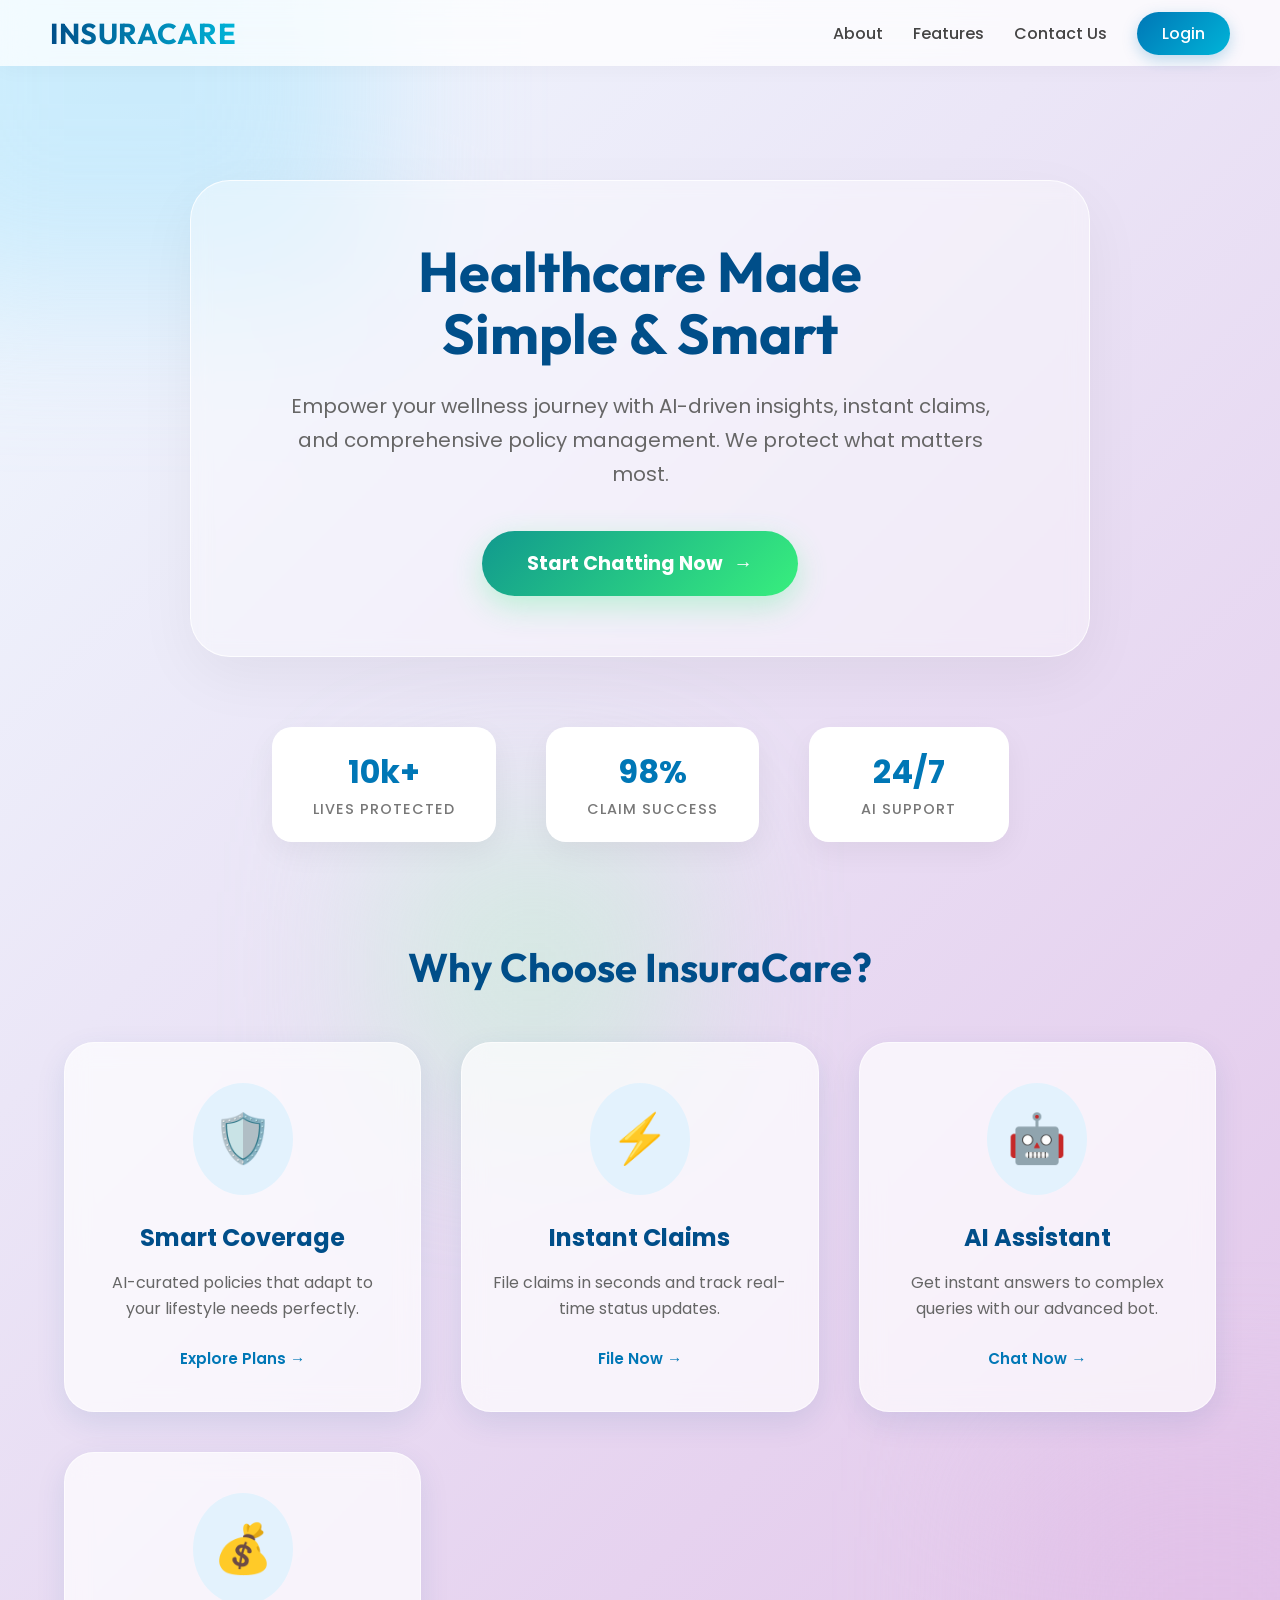
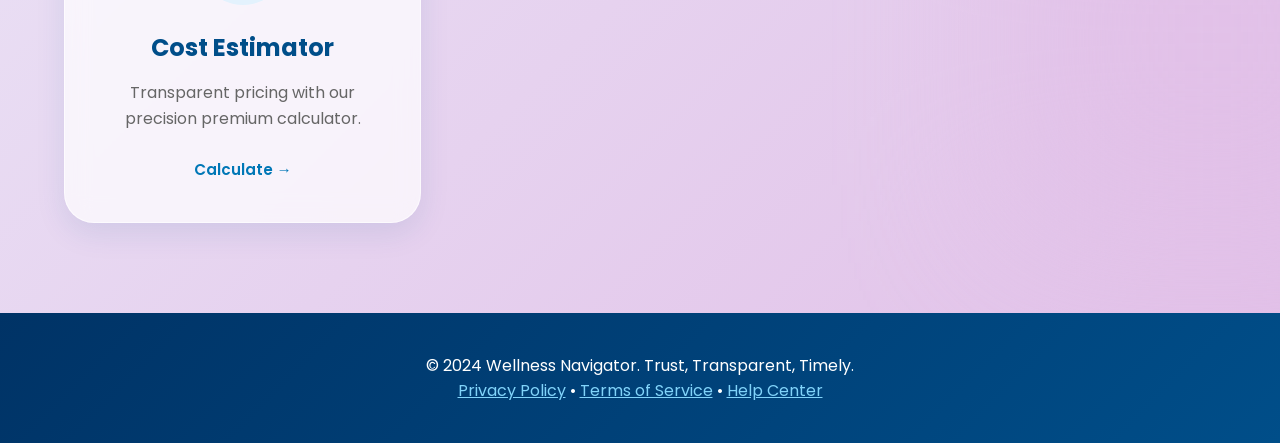
<file: insuracare-insurance/index.html>
<!DOCTYPE html>
<html lang="en">

<head>
    <meta charset="UTF-8">
    <meta name="viewport" content="width=device-width, initial-scale=1.0">
    <title>Wellness Navigator - Premium Care</title>
    <link rel="stylesheet" href="index.css">
</head>

<body>

    <!-- Animated Background Blobs -->
    <div class="blob blob-1"></div>
    <div class="blob blob-2"></div>
    <div class="blob blob-3"></div>

    <!-- Navigation Bar -->
    <header>
        <div class="logo">INSURACARE</div>
        <nav>
            <ul>
                <li><a href="about.html">About</a></li>
                <li><a href="features.html">Features</a></li>
                <li><a href="contact.html">Contact Us</a></li>
                <li><a href="login.html" class="auth-btn">Login</a></li>
            </ul>
        </nav>
    </header>

    <!-- Hero Section -->
    <section class="hero">
        <div class="hero-content">
            <h1>Healthcare Made <br> Simple & Smart</h1>
            <p>Empower your wellness journey with AI-driven insights, instant claims, and comprehensive policy
                management. We protect what matters most.</p>
            <a href="chatbot.html" class="cta-btn"> Start Chatting Now <span>→</span></a>
        </div>
    </section>

    <!-- Stats Strip (Credibility) -->
    <div class="stats-strip">
        <div class="stat-item">
            <span class="stat-number">10k+</span>
            <span class="stat-label">Lives Protected</span>
        </div>
        <div class="stat-item">
            <span class="stat-number">98%</span>
            <span class="stat-label">Claim Success</span>
        </div>
        <div class="stat-item">
            <span class="stat-number">24/7</span>
            <span class="stat-label">AI Support</span>
        </div>
    </div>

    <!-- Features Overview -->
    <section class="features-section">
        <h2 class="section-title">Why Choose InsuraCare?</h2>
        <div class="features-grid">
            <div class="feature-card">
                <div class="feature-icon">🛡️</div>
                <h3>Smart Coverage</h3>
                <p>AI-curated policies that adapt to your lifestyle needs perfectly.</p>
                <a href="features.html" class="card-link">Explore Plans →</a>
            </div>
            <div class="feature-card">
                <div class="feature-icon">⚡</div>
                <h3>Instant Claims</h3>
                <p>File claims in seconds and track real-time status updates.</p>
                <a href="claim.html" class="card-link">File Now →</a>
            </div>
            <div class="feature-card">
                <div class="feature-icon">🤖</div>
                <h3>AI Assistant</h3>
                <p>Get instant answers to complex queries with our advanced bot.</p>
                <a href="chatbot.html" class="card-link">Chat Now →</a>
            </div>
            <div class="feature-card">
                <div class="feature-icon">💰</div>
                <h3>Cost Estimator</h3>
                <p>Transparent pricing with our precision premium calculator.</p>
                <a href="features.html" class="card-link">Calculate →</a>
            </div>
        </div>
    </section>

    <!-- Footer -->
    <footer>
        <p>&copy; 2024 Wellness Navigator. Trust, Transparent, Timely.</p>
        <p>
            <a href="#">Privacy Policy</a> •
            <a href="#">Terms of Service</a> •
            <a href="contact.html">Help Center</a>
        </p>
    </footer>

</body>

</html>
</file>
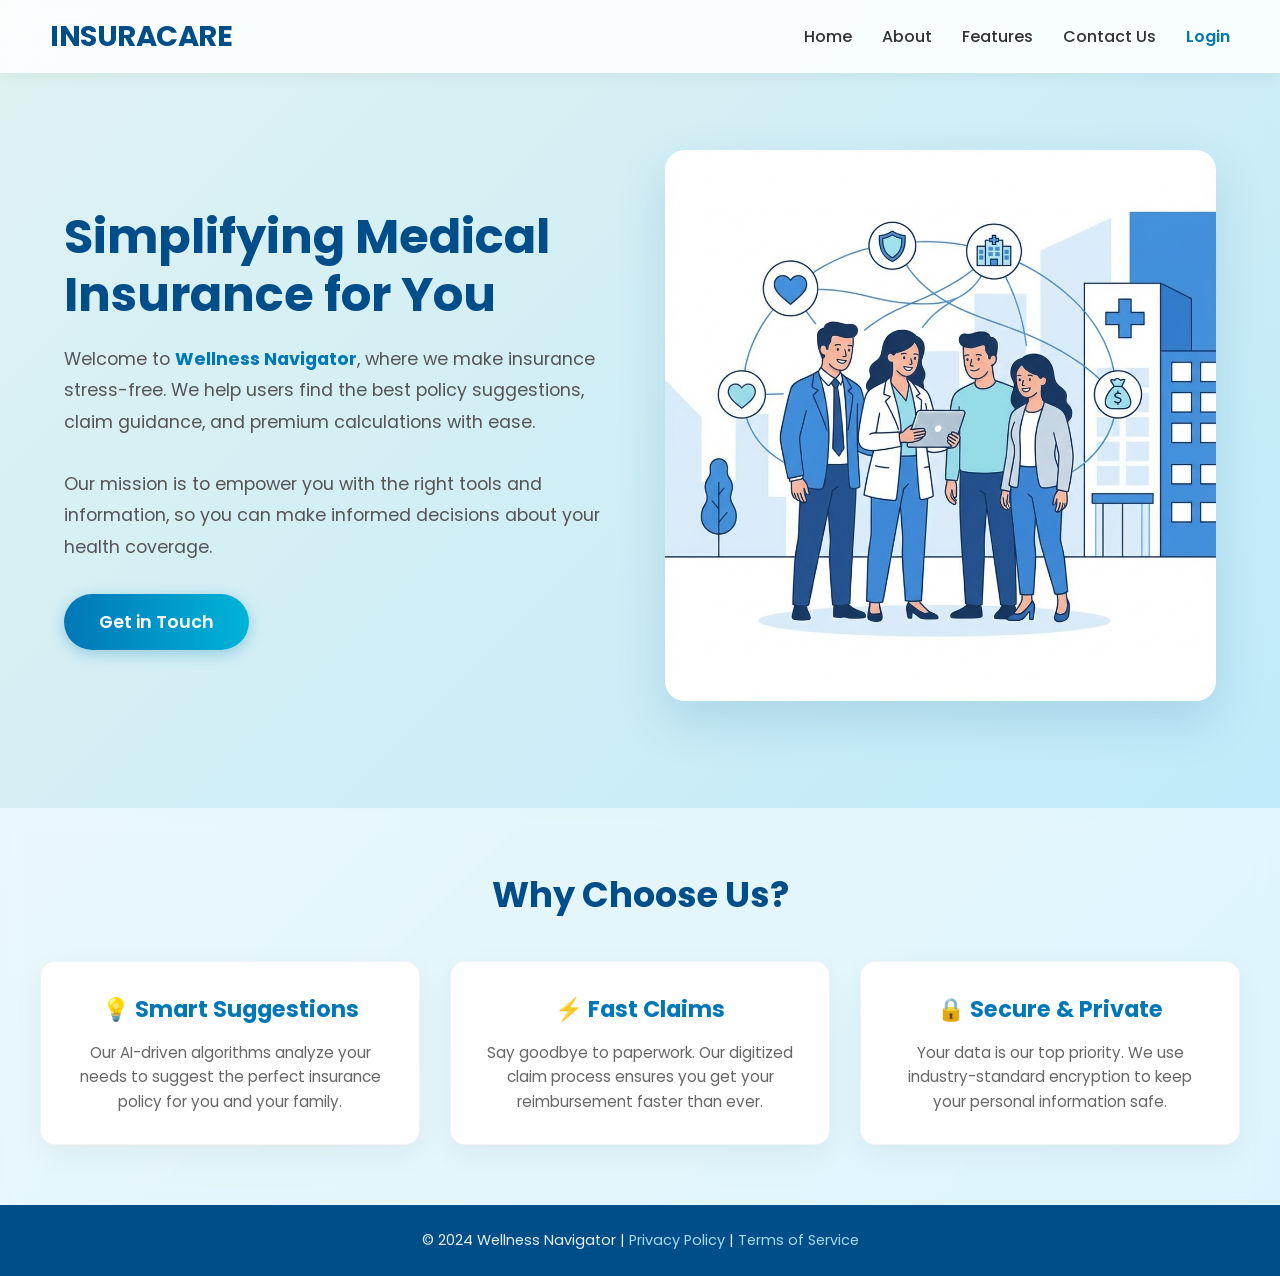
<file: insuracare-insurance/about.html>
<!DOCTYPE html>
<html lang="en">

<head>
    <meta charset="UTF-8">
    <meta name="viewport" content="width=device-width, initial-scale=1.0">
    <title>About Us - InsuraCare</title>

    <!-- CSS Link -->
    <link rel="stylesheet" href="about.css">
</head>

<body>

    <!-- Navigation Bar -->
    <header>
        <div class="logo">INSURACARE</div>
        <nav>
            <ul>
                <li><a href="index.html">Home</a></li>
                <li><a href="about.html">About</a></li>
                <li><a href="features.html">Features</a></li>
                <li><a href="contact.html">Contact Us</a></li>
                <li><a href="login.html" style="color: #0077b6; font-weight: 600;">Login</a></li>
            </ul>
        </nav>
    </header>

    <div class="main-wrapper">
        <!-- Hero Section (Text + Image) -->
        <section class="hero-section">
            <div class="hero-text">
                <h1>Simplifying Medical Insurance for You</h1>
                <p>Welcome to <strong>Wellness Navigator</strong>, where we make insurance stress-free. We help users
                    find the best policy suggestions, claim guidance, and premium calculations with ease.</p>
                <p>Our mission is to empower you with the right tools and information, so you can make informed
                    decisions about your health coverage.</p>
                <a href="contact.html" class="cta-btn">Get in Touch</a>
            </div>
            <div class="hero-image">
                <!-- Using the generated image -->
                <img src="about-us.png" alt="Insuracare Team Illustration">
            </div>
        </section>

        <!-- Why Choose Us Section -->
        <section class="features-section">
            <h2>Why Choose Us?</h2>
            <div class="features-grid">
                <div class="feature-card">
                    <h3>💡 Smart Suggestions</h3>
                    <p>Our AI-driven algorithms analyze your needs to suggest the perfect insurance policy for you and
                        your family.</p>
                </div>
                <div class="feature-card">
                    <h3>⚡ Fast Claims</h3>
                    <p>Say goodbye to paperwork. Our digitized claim process ensures you get your reimbursement faster
                        than ever.</p>
                </div>
                <div class="feature-card">
                    <h3>🔒 Secure & Private</h3>
                    <p>Your data is our top priority. We use industry-standard encryption to keep your personal
                        information safe.</p>
                </div>
            </div>
        </section>
    </div>

    <!-- Footer -->
    <footer>
        <p>© 2024 Wellness Navigator | <a href="#">Privacy Policy</a> | <a href="#">Terms of Service</a></p>
    </footer>

</body>

</html>
</file>
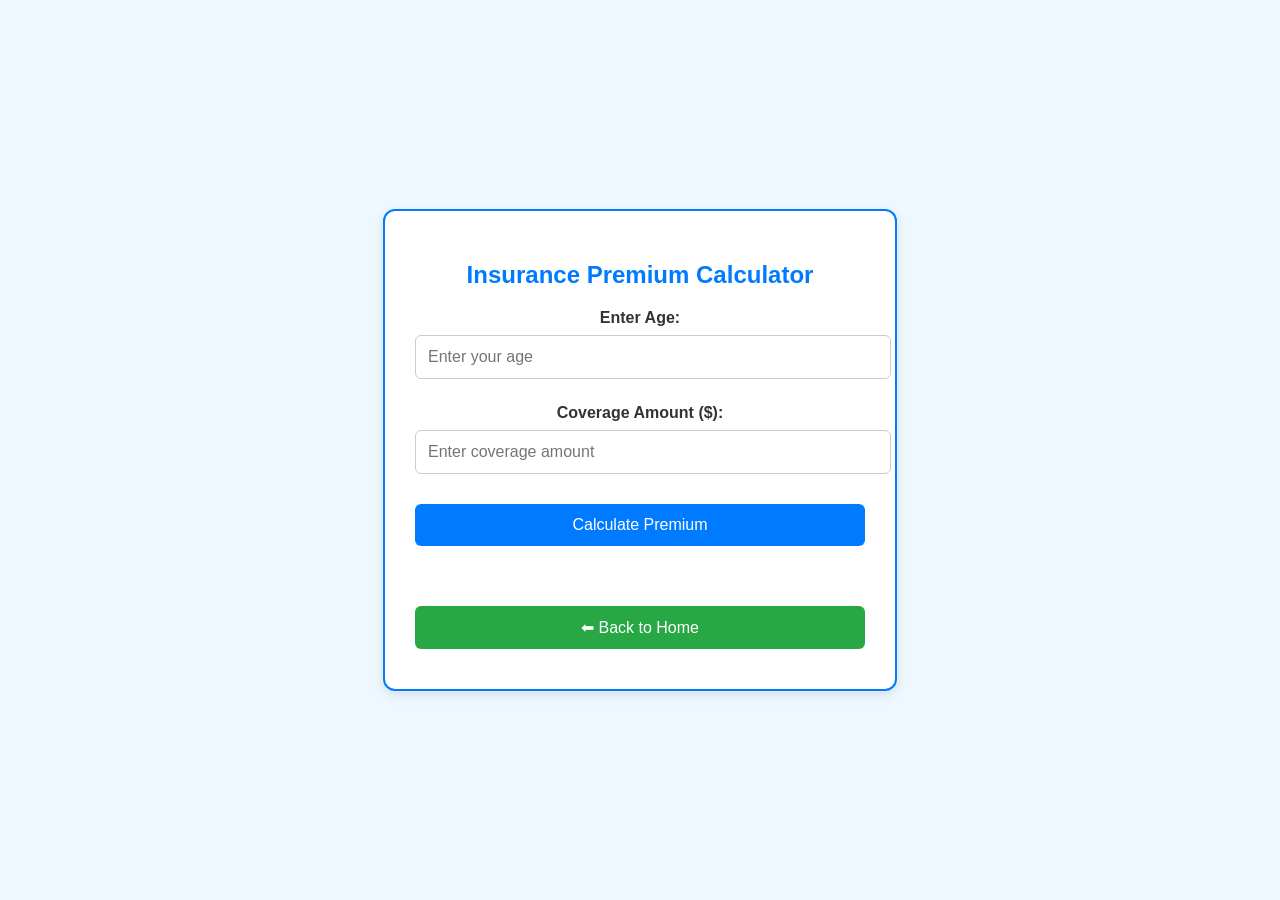
<file: insuracare-insurance/calculator.html>
<!DOCTYPE html>
<html lang="en">
<head>
    <meta charset="UTF-8">
    <meta name="viewport" content="width=device-width, initial-scale=1.0">
    <title>Premium Calculator</title>
    <link rel="stylesheet" href="calculator.css">
    <style>
        body {
            background-color: #f0f8ff; /* Very light blue background */
            font-family: Arial, sans-serif;
            color: #333;
            display: flex;
            justify-content: center;
            align-items: center;
            height: 100vh;
            margin: 0;
        }

        .calculator-container {
            background: #fff;
            padding: 30px;
            border-radius: 12px;
            box-shadow: 0 4px 12px rgba(0, 0, 0, 0.1);
            width: 100%;
            max-width: 450px;
            text-align: center;
        }

        h2 {
            color: #007bff; /* Light blue header */
            margin-bottom: 20px;
        }

        label {
            font-size: 16px;
            font-weight: bold;
            display: block;
            margin-top: 15px;
        }

        input {
            width: 100%;
            padding: 12px;
            margin-top: 8px;
            border-radius: 6px;
            border: 1px solid #ccc;
            font-size: 16px;
        }

        button {
            background-color: #007bff;
            color: white;
            padding: 12px 20px;
            border: none;
            border-radius: 6px;
            cursor: pointer;
            font-size: 16px;
            width: 100%;
            margin-top: 20px;
            transition: background-color 0.3s ease;
        }

        button:hover {
            background-color: #0056b3;
        }

        #result {
            font-size: 18px;
            font-weight: bold;
            margin-top: 20px;
            color: green;
        }

        .back-container {
            margin-top: 30px;
        }

        .back-button {
            background-color: #28a745;
            color: white;
            padding: 12px 20px;
            border: none;
            border-radius: 6px;
            cursor: pointer;
            font-size: 16px;
            width: 100%;
            transition: background-color 0.3s ease;
        }

        .back-button:hover {
            background-color: #218838;
        }
    </style>
</head>
<body>

    <div class="calculator-container">
        <h2>Insurance Premium Calculator</h2>
        
        <label for="age">Enter Age:</label>
        <input type="number" id="age" placeholder="Enter your age">

        <label for="coverage">Coverage Amount ($):</label>
        <input type="number" id="coverage" placeholder="Enter coverage amount">

        <button onclick="calculatePremium()">Calculate Premium</button>

        <h3 id="result"></h3>

        <!-- Back Button at Bottom -->
        <div class="back-container">
            <button class="back-button" onclick="goBack()">⬅ Back to Home</button>
        </div>

    </div>

    <script src="calculator.js"></script>
    <script>
        function goBack() {
            window.location.href = "index.html"; // Change to your home page filename
        }

        function calculatePremium() {
            const age = document.getElementById('age').value;
            const coverage = document.getElementById('coverage').value;
            const resultElement = document.getElementById('result');

            // Input validation
            if (!age || !coverage) {
                resultElement.textContent = '❌ Please fill in both fields!';
                resultElement.style.color = 'red';
                return;
            }

            if (age <= 0 || coverage <= 0) {
                resultElement.textContent = '❌ Please enter valid values!';
                resultElement.style.color = 'red';
                return;
            }

            // Basic premium calculation logic (just for demonstration)
            const basePremium = 100;
            const ageFactor = age < 25 ? 1.5 : 1.2;
            const coverageFactor = coverage > 100000 ? 1.3 : 1.1;

            const premium = basePremium * ageFactor * coverageFactor;

            // Display result
            resultElement.textContent = `💵 Your estimated premium is $${premium.toFixed(2)} per month.`;
            resultElement.style.color = 'green';
        }
    </script>

</body>
</html>
</file>
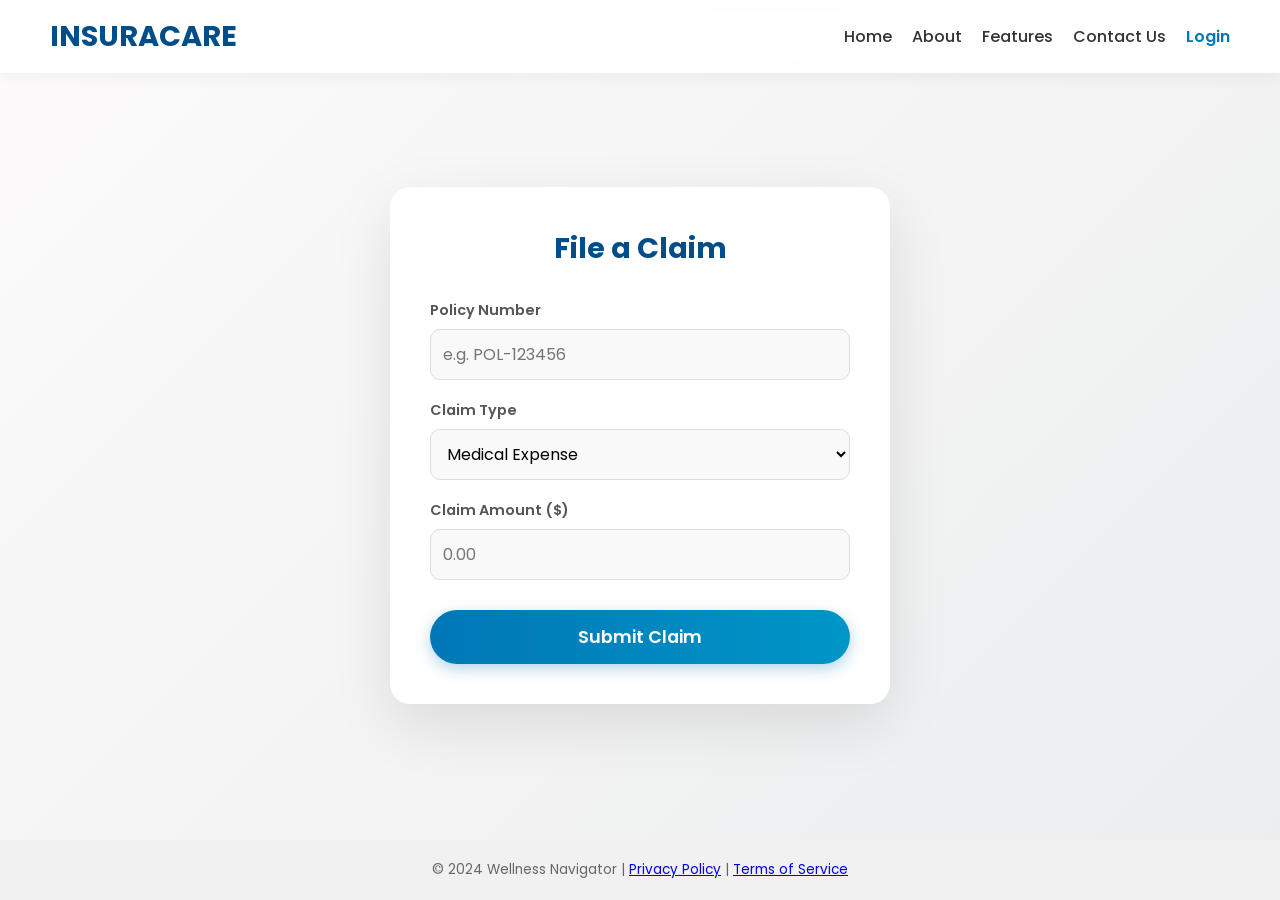
<file: insuracare-insurance/claim.html>
<!DOCTYPE html>
<html lang="en">

<head>
    <meta charset="UTF-8">
    <meta name="viewport" content="width=device-width, initial-scale=1.0">
    <title>Insurance Claim Form - InsuraCare</title>
    <link rel="stylesheet" href="claim.css">
</head>

<body>

    <!-- Navigation Bar -->
    <header>
        <div class="logo">INSURACARE</div>
        <nav>
            <ul>
                <li><a href="index.html">Home</a></li>
                <li><a href="about.html">About</a></li>
                <li><a href="features.html">Features</a></li>
                <li><a href="contact.html">Contact Us</a></li>
                <li><a href="login.html" style="color: #0077b6; font-weight: 600;">Login</a></li>
            </ul>
        </nav>
    </header>

    <div class="claim-container">
        <div class="card">
            <h2>File a Claim</h2>
            <form id="claimForm" onsubmit="submitClaim(event)">
                <div class="form-group">
                    <label for="policyNumber">Policy Number</label>
                    <input type="text" id="policyNumber" name="policyNumber" placeholder="e.g. POL-123456" required>
                </div>

                <div class="form-group">
                    <label for="claimType">Claim Type</label>
                    <select id="claimType" name="claimType">
                        <option value="medical">Medical Expense</option>
                        <option value="accident">Accidental Damage</option>
                        <option value="property">Property Damage</option>
                        <option value="life">Life Insurance Claim</option>
                    </select>
                </div>

                <div class="form-group">
                    <label for="claimAmount">Claim Amount ($)</label>
                    <input type="number" id="claimAmount" name="claimAmount" placeholder="0.00" required>
                </div>

                <button type="submit">Submit Claim</button>
            </form>
        </div>
    </div>

    <!-- Success Modal -->
    <div id="successModal" class="modal">
        <div class="modal-content">
            <h2>✅ Submitted!</h2>
            <div id="modalMessage"></div>
            <div id="processingTimeMessage" style="margin-top: 10px; color: #555;"></div>
            <button class="ok-btn" onclick="closeModal()">OK</button>
        </div>
    </div>

    <!-- Footer -->
    <footer>
        <p>© 2024 Wellness Navigator | <a href="#">Privacy Policy</a> | <a href="#">Terms of Service</a></p>
    </footer>

    <script>
        function submitClaim(event) {
            event.preventDefault();
            const policyNumber = document.getElementById("policyNumber").value.trim();
            const claimAmount = parseFloat(document.getElementById("claimAmount").value.trim());

            if (!policyNumber || isNaN(claimAmount) || claimAmount < 100) {
                alert("❌ Please enter a valid Policy Number and Amount (min $100).");
                return;
            }

            const claimType = document.getElementById("claimType").value;
            let time = 0;

            switch (claimType) {
                case "medical": time = 5; break;
                case "accident": time = 7; break;
                case "property": time = 10; break;
                case "life": time = 15; break;
            }

            // Show Modal
            const modal = document.getElementById("successModal");
            document.getElementById("modalMessage").innerHTML = "Your claim has been successfully registered.";
            document.getElementById("processingTimeMessage").innerHTML = `Estimated processing time: <strong>${time} days</strong>.`;
            modal.style.display = "flex";
        }

        function closeModal() {
            document.getElementById("successModal").style.display = "none";
            document.getElementById("claimForm").reset();
        }
    </script>
</body>

</html>
</file>
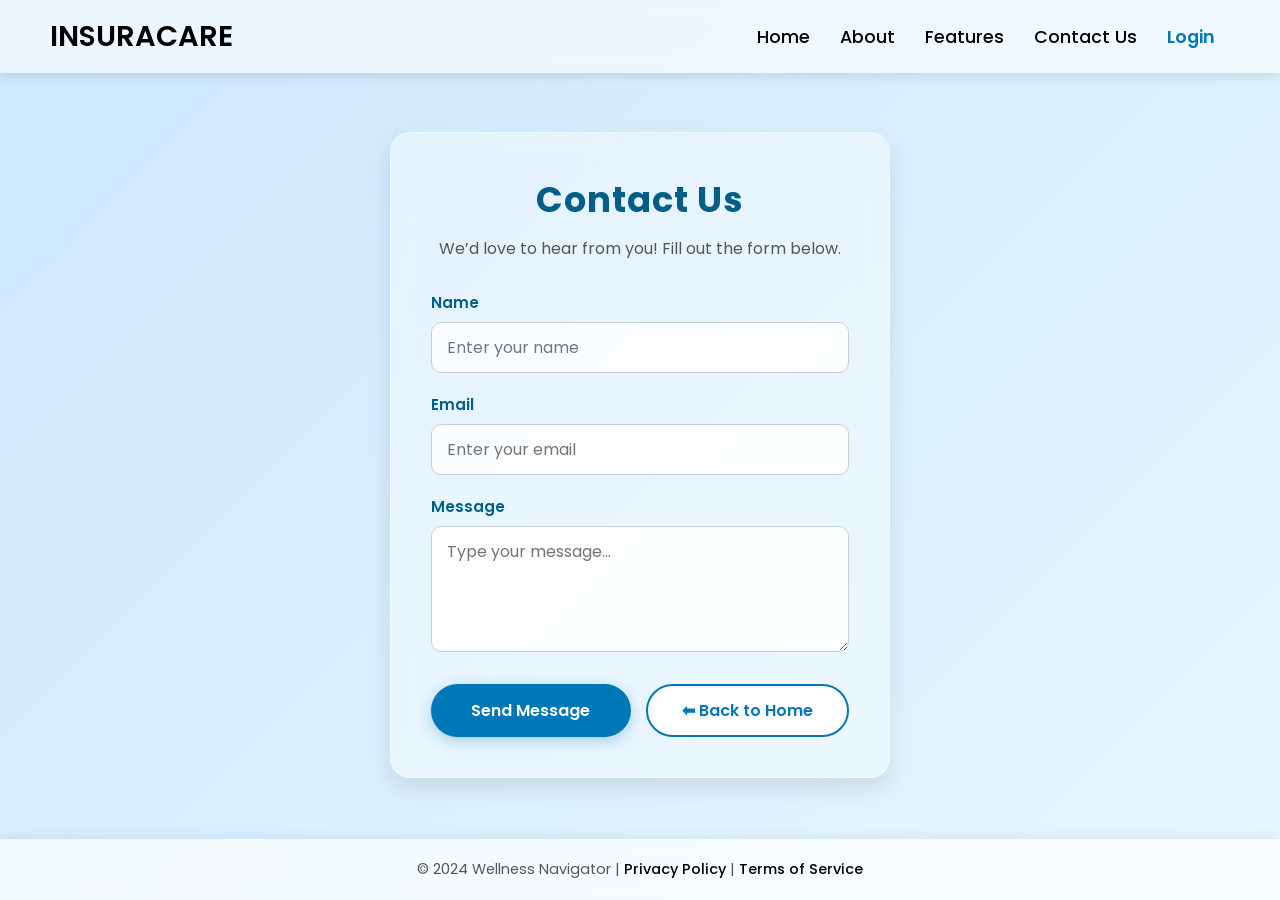
<file: insuracare-insurance/contact.html>
<!DOCTYPE html>
<html lang="en">

<head>
    <meta charset="UTF-8">
    <meta name="viewport" content="width=device-width, initial-scale=1.0">
    <title>Contact Us - InsuraCare</title>

    <!-- CSS Link -->
    <link rel="stylesheet" href="contact.css">
</head>

<body>

    <!-- Navigation Bar -->
    <header>
        <div class="header-logo">INSURACARE</div>
        <nav>
            <ul>
                <li><a href="index.html">Home</a></li>
                <li><a href="about.html">About</a></li>
                <li><a href="features.html">Features</a></li>
                <li><a href="contact.html">Contact Us</a></li>
                <li><a href="login.html" style="color: #0077b6; font-weight: 600;">Login</a></li>
            </ul>
        </nav>
    </header>

    <!-- Main Content -->
    <div class="main-content">
        <div class="container">
            <h1>Contact Us</h1>
            <p class="subtitle">We’d love to hear from you! Fill out the form below.</p>

            <section class="contact-form">
                <form id="contact-form">
                    <div class="input-group">
                        <label for="name">Name</label>
                        <input type="text" id="name" name="name" placeholder="Enter your name" required>
                    </div>

                    <div class="input-group">
                        <label for="email">Email</label>
                        <input type="email" id="email" name="email" placeholder="Enter your email" required>
                    </div>

                    <div class="input-group">
                        <label for="message">Message</label>
                        <textarea id="message" name="message" rows="4" placeholder="Type your message..."
                            required></textarea>
                    </div>

                    <div class="buttons">
                        <button type="submit" class="send-btn">Send Message</button>
                        <!-- Button type button so it doesn't submit -->
                        <button type="button" class="back-btn" onclick="window.location.href='index.html'">⬅ Back to
                            Home</button>
                    </div>
                </form>
            </section>
        </div>
    </div>

    <!-- Footer -->
    <footer>
        <p>© 2024 Wellness Navigator | <a href="#">Privacy Policy</a> | <a href="#">Terms of Service</a></p>
    </footer>

    <script>
        document.getElementById("contact-form").addEventListener("submit", function (event) {
            event.preventDefault();
            alert("📩 Message Sent Successfully!");
            this.reset();
        });
    </script>

</body>

</html>
</file>
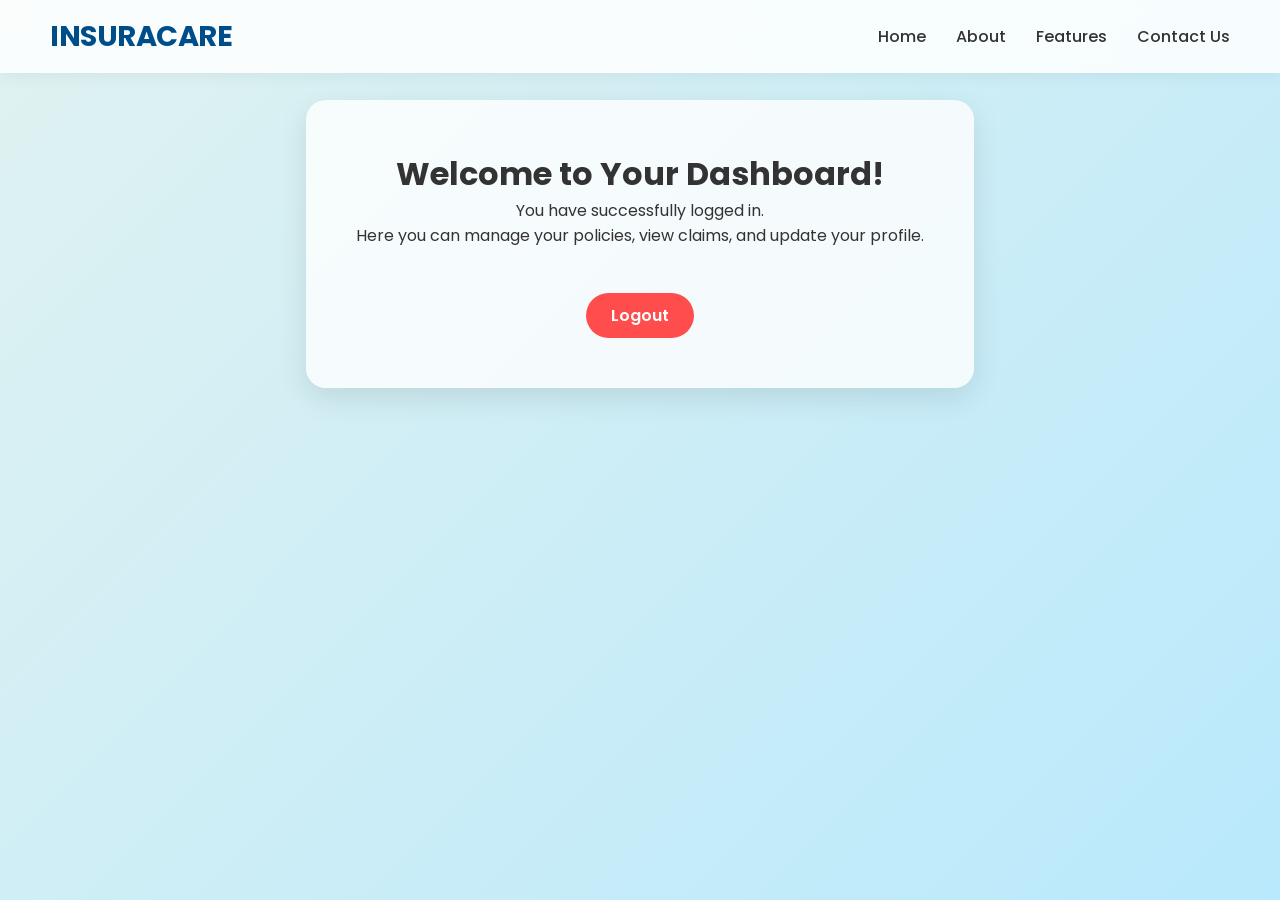
<file: insuracare-insurance/dashboard.html>
<!DOCTYPE html>
<html lang="en">

<head>
    <meta charset="UTF-8">
    <meta name="viewport" content="width=device-width, initial-scale=1.0">
    <title>Dashboard - InsuraCare</title>
    <!-- reusing about.css for the nice layout/fonts -->
    <link rel="stylesheet" href="about.css">
    <style>
        .dashboard-container {
            text-align: center;
            padding: 50px;
            max-width: 800px;
            margin: 100px auto;
            background: rgba(255, 255, 255, 0.8);
            border-radius: 20px;
            box-shadow: 0 10px 30px rgba(0, 0, 0, 0.1);
        }

        .logout-btn {
            display: inline-block;
            margin-top: 20px;
            padding: 10px 25px;
            background: #ff4d4d;
            color: white;
            text-decoration: none;
            border-radius: 50px;
            font-weight: 600;
            transition: 0.3s;
        }

        .logout-btn:hover {
            background: #cc0000;
        }
    </style>
</head>

<body>

    <!-- Navigation Bar -->
    <header>
        <div class="logo">INSURACARE</div>
        <nav>
            <ul>
                <li><a href="index.html">Home</a></li>
                <li><a href="about.html">About</a></li>
                <li><a href="features.html">Features</a></li>
                <li><a href="contact.html">Contact Us</a></li>
                <!-- Replaced Login with Logout/Profile in a real app, but for now keeping nav simple -->
            </ul>
        </nav>
    </header>

    <div class="dashboard-container">
        <h1>Welcome to Your Dashboard!</h1>
        <p>You have successfully logged in.</p>
        <p>Here you can manage your policies, view claims, and update your profile.</p>

        <br>

        <a href="index.html" class="logout-btn">Logout</a>
    </div>

</body>

</html>
</file>
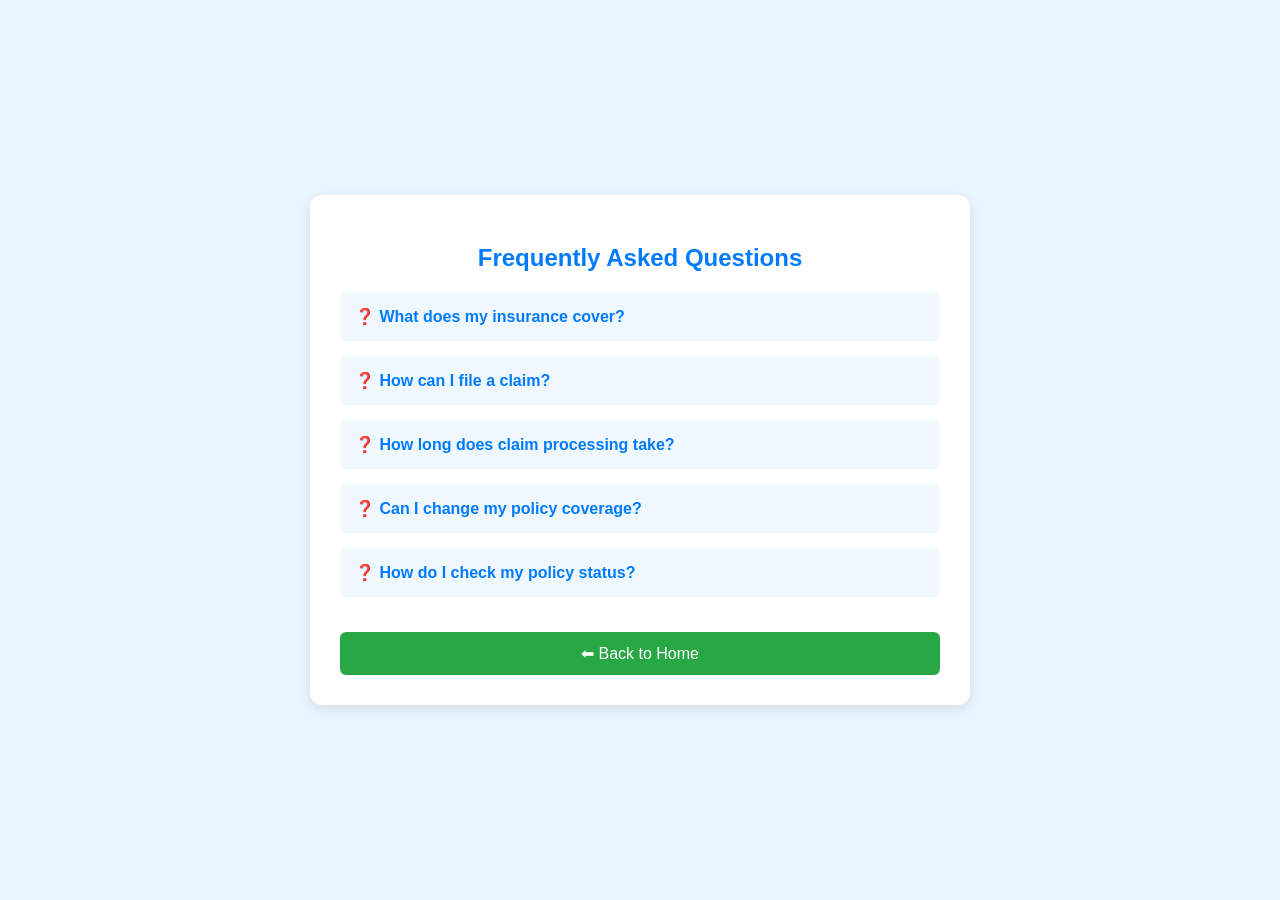
<file: insuracare-insurance/faq.html>
<!DOCTYPE html>
<html lang="en">
<head>
    <meta charset="UTF-8">
    <meta name="viewport" content="width=device-width, initial-scale=1.0">
    <title>FAQs</title>
    <link rel="stylesheet" href="faq.css">
    <style>
        body {
            background-color: #eaf6ff; /* Very light blue background */
            font-family: Arial, sans-serif;
            color: #333;
            margin: 0;
            padding: 0;
            display: flex;
            justify-content: center;
            align-items: center;
            height: 100vh;
        }

        .container {
            background: #fff;
            padding: 30px;
            border-radius: 12px;
            box-shadow: 0 4px 12px rgba(0, 0, 0, 0.1);
            width: 100%;
            max-width: 600px;
            text-align: center;
        }

        h2 {
            color: #007bff; /* Light blue header */
            margin-bottom: 20px;
        }

        .faq {
            margin-bottom: 15px;
            text-align: left;
        }

        .faq-question {
            width: 100%;
            padding: 15px;
            background-color: #f0f8ff; /* Light blue background for question */
            color: #007bff;
            text-align: left;
            border: none;
            border-radius: 8px;
            font-size: 16px;
            cursor: pointer;
            transition: background-color 0.3s ease, color 0.3s ease;
        }

        .faq-question:hover {
            background-color: #007bff;
            color: white;
        }

        .faq-answer {
            display: none;
            padding: 10px;
            background-color: #f0f8ff;
            color: #333;
            border-radius: 8px;
            margin-top: 5px;
            transition: max-height 0.3s ease-out, padding 0.3s ease-out;
        }

        .faq-answer.show {
            display: block;
            padding: 15px;
        }

        .back-btn {
            background-color: #28a745;
            color: white;
            padding: 12px 20px;
            border: none;
            border-radius: 6px;
            cursor: pointer;
            margin-top: 20px;
            font-size: 16px;
        }

        .back-btn:hover {
            background-color: #218838;
        }
    </style>
</head>
<body>
    <div class="container">
        <h2>Frequently Asked Questions</h2>

        <div class="faq">
            <button class="faq-question">❓ What does my insurance cover?</button>
            <div class="faq-answer">Your insurance covers hospitalization, medical expenses, and other benefits depending on your policy type.</div>
        </div>

        <div class="faq">
            <button class="faq-question">❓ How can I file a claim?</button>
            <div class="faq-answer">You can file a claim online through our portal or by contacting our support team. Provide necessary documents for verification.</div>
        </div>

        <div class="faq">
            <button class="faq-question">❓ How long does claim processing take?</button>
            <div class="faq-answer">Claim processing typically takes 5-15 days depending on the type of claim.</div>
        </div>

        <div class="faq">
            <button class="faq-question">❓ Can I change my policy coverage?</button>
            <div class="faq-answer">Yes, you can modify your policy coverage by contacting customer support or visiting our nearest branch.</div>
        </div>

        <div class="faq">
            <button class="faq-question">❓ How do I check my policy status?</button>
            <div class="faq-answer">You can check your policy status by logging into your account on our website.</div>
        </div>

        <button class="back-btn" onclick="goBack()">⬅ Back to Home</button>
    </div>

    <script>
        // Toggle FAQ answers on click
        const faqQuestions = document.querySelectorAll('.faq-question');

        faqQuestions.forEach(question => {
            question.addEventListener('click', () => {
                const answer = question.nextElementSibling; // The associated answer div

                // Toggle visibility
                if (answer.classList.contains('show')) {
                    answer.classList.remove('show');
                } else {
                    answer.classList.add('show');
                }
            });
        });

        // Function to go back to the homepage
        function goBack() {
            window.location.href = 'index.html'; // Redirect to the home page
        }
    </script>
</body>
</html>
</file>
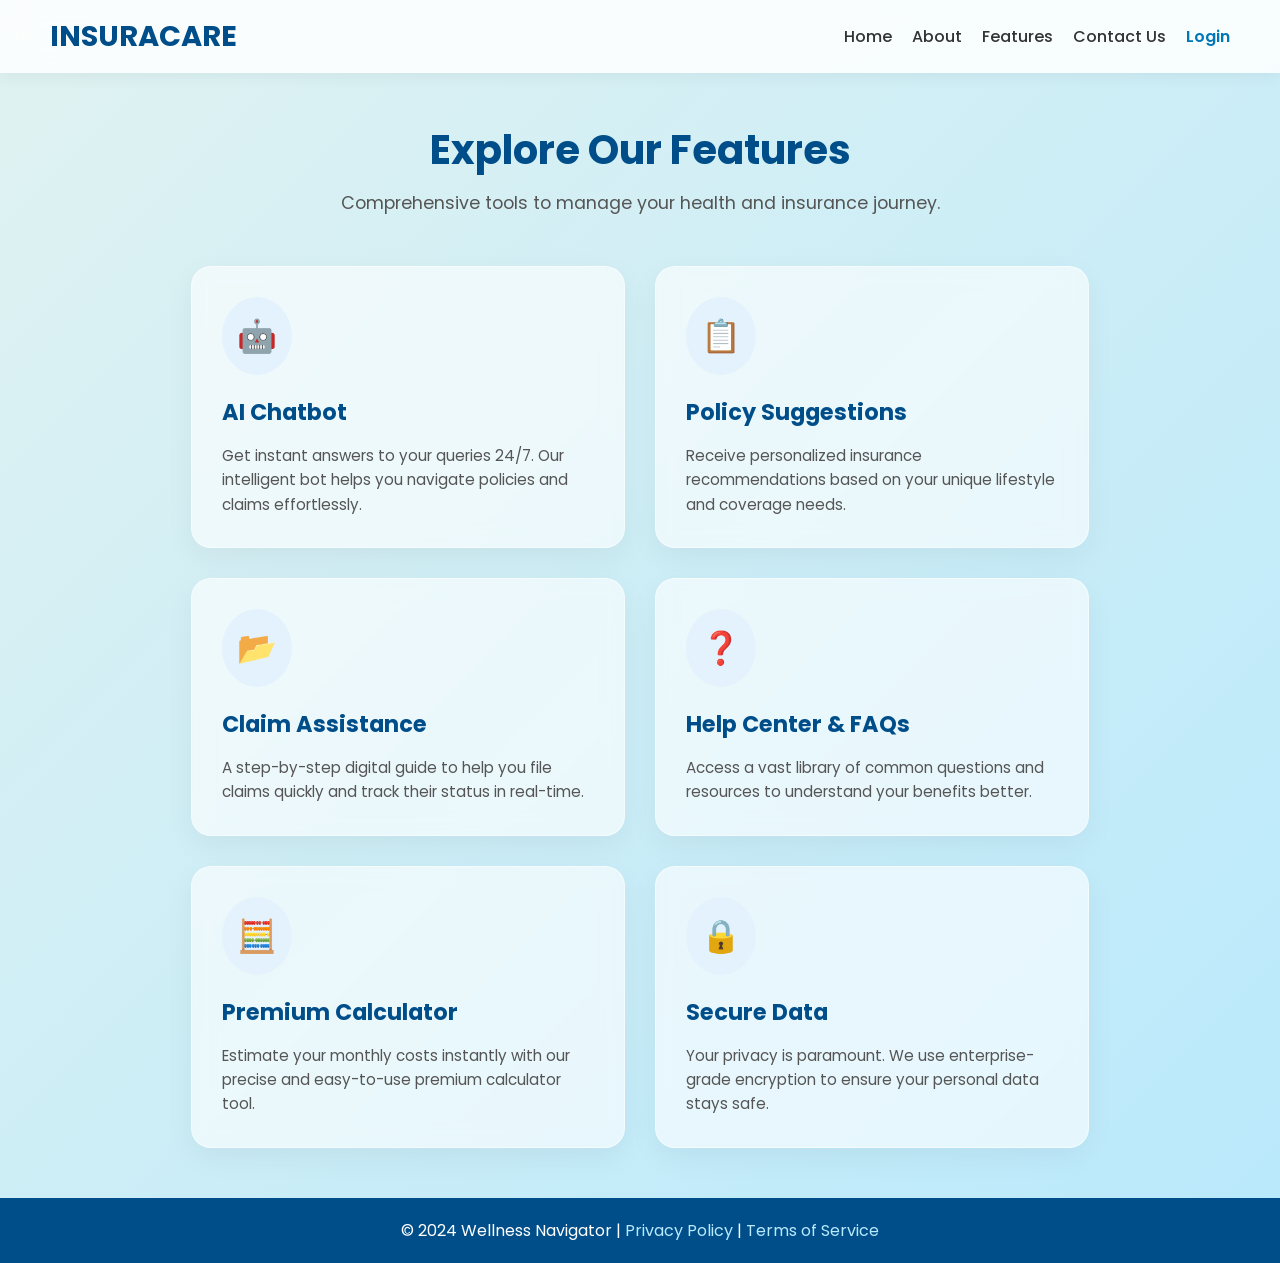
<file: insuracare-insurance/features.html>
<!DOCTYPE html>
<html lang="en">

<head>
    <meta charset="UTF-8">
    <meta name="viewport" content="width=device-width, initial-scale=1.0">
    <title>Our Features - InsuraCare</title>
    <link rel="stylesheet" href="features.css">
</head>

<body>

    <!-- Navigation Bar -->
    <header>
        <div class="logo">INSURACARE</div>
        <nav>
            <ul>
                <li><a href="index.html">Home</a></li>
                <li><a href="about.html">About</a></li>
                <li><a href="features.html">Features</a></li>
                <li><a href="contact.html">Contact Us</a></li>
                <li><a href="login.html" style="color: #0077b6; font-weight: 600;">Login</a></li>
            </ul>
        </nav>
    </header>

    <div class="main-wrapper">
        <h1>Explore Our Features</h1>
        <p class="subtitle">Comprehensive tools to manage your health and insurance journey.</p>

        <div class="features-grid">
            <div class="feature-card">
                <div class="feature-icon">🤖</div>
                <h3>AI Chatbot</h3>
                <p>Get instant answers to your queries 24/7. Our intelligent bot helps you navigate policies and claims
                    effortlessly.</p>
            </div>
            <div class="feature-card">
                <div class="feature-icon">📋</div>
                <h3>Policy Suggestions</h3>
                <p>Receive personalized insurance recommendations based on your unique lifestyle and coverage needs.</p>
            </div>
            <div class="feature-card">
                <div class="feature-icon">📂</div>
                <h3>Claim Assistance</h3>
                <p>A step-by-step digital guide to help you file claims quickly and track their status in real-time.</p>
            </div>
            <div class="feature-card">
                <div class="feature-icon">❓</div>
                <h3>Help Center & FAQs</h3>
                <p>Access a vast library of common questions and resources to understand your benefits better.</p>
            </div>
            <div class="feature-card">
                <div class="feature-icon">🧮</div>
                <h3>Premium Calculator</h3>
                <p>Estimate your monthly costs instantly with our precise and easy-to-use premium calculator tool.</p>
            </div>
            <div class="feature-card">
                <div class="feature-icon">🔒</div>
                <h3>Secure Data</h3>
                <p>Your privacy is paramount. We use enterprise-grade encryption to ensure your personal data stays
                    safe.</p>
            </div>
        </div>
    </div>

    <!-- Footer -->
    <footer>
        <p>© 2024 Wellness Navigator | <a href="#">Privacy Policy</a> | <a href="#">Terms of Service</a></p>
    </footer>

</body>

</html>
</file>
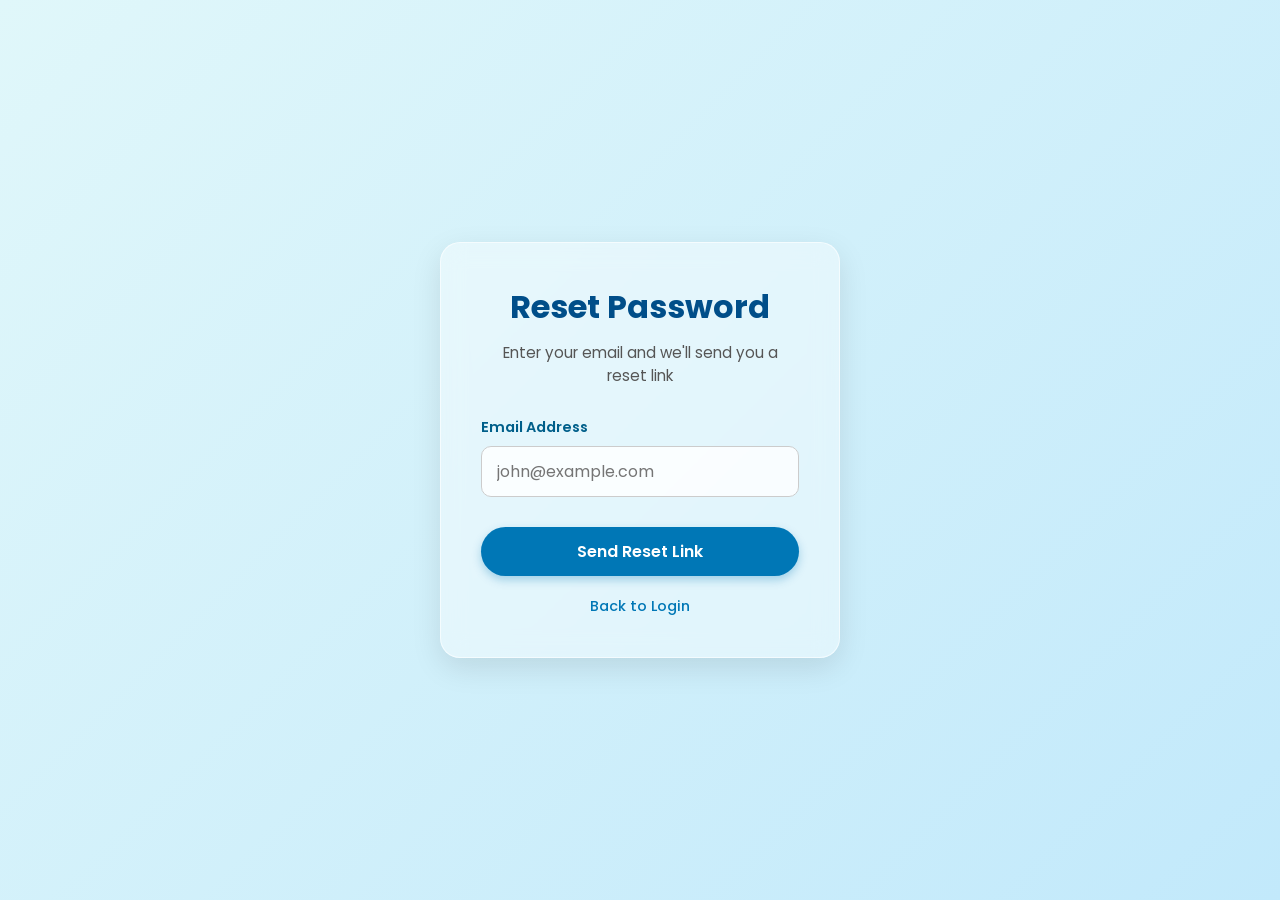
<file: insuracare-insurance/forgot-password.html>
<!DOCTYPE html>
<html lang="en">

<head>
    <meta charset="UTF-8">
    <meta name="viewport" content="width=device-width, initial-scale=1.0">
    <title>Forgot Password - InsuraCare</title>
    <link rel="stylesheet" href="auth.css">
</head>

<body>

    <div class="auth-container">
        <h2>Reset Password</h2>
        <p class="subtitle">Enter your email and we'll send you a reset link</p>

        <form>
            <div class="input-group">
                <label for="email">Email Address</label>
                <input type="email" id="email" name="email" placeholder="john@example.com" required>
            </div>

            <button type="button" class="auth-btn" onclick="alert('Reset link sent to your email!')">Send Reset
                Link</button>
        </form>

        <div class="links">
            <a href="login.html">Back to Login</a>
        </div>
    </div>

</body>

</html>
</file>
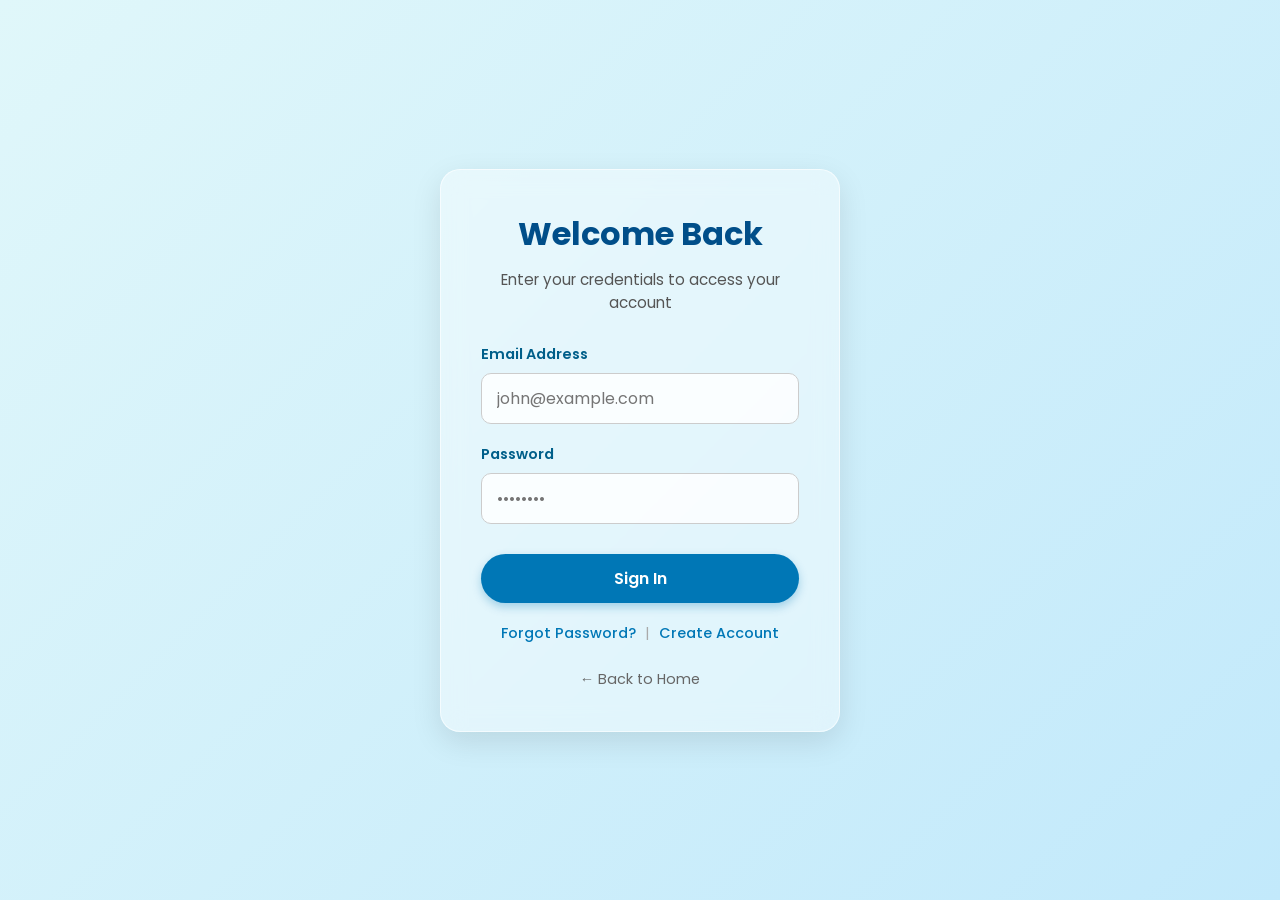
<file: insuracare-insurance/login.html>
<!DOCTYPE html>
<html lang="en">

<head>
    <meta charset="UTF-8">
    <meta name="viewport" content="width=device-width, initial-scale=1.0">
    <title>Login - InsuraCare</title>
    <link rel="stylesheet" href="auth.css">
</head>

<body>

    <div class="auth-container">
        <h2>Welcome Back</h2>
        <p class="subtitle">Enter your credentials to access your account</p>

        <form action="dashboard.html"> <!-- Placeholder action -->
            <div class="input-group">
                <label for="email">Email Address</label>
                <input type="email" id="email" name="email" placeholder="john@example.com" required>
            </div>

            <div class="input-group">
                <label for="password">Password</label>
                <input type="password" id="password" name="password" placeholder="••••••••" required>
            </div>

            <button type="submit" class="auth-btn">Sign In</button>
        </form>

        <div class="links">
            <a href="forgot-password.html">Forgot Password?</a>
            <span class="separator">|</span>
            <a href="register.html">Create Account</a>
        </div>

        <a href="index.html" class="back-link">← Back to Home</a>
    </div>

</body>

</html>
</file>
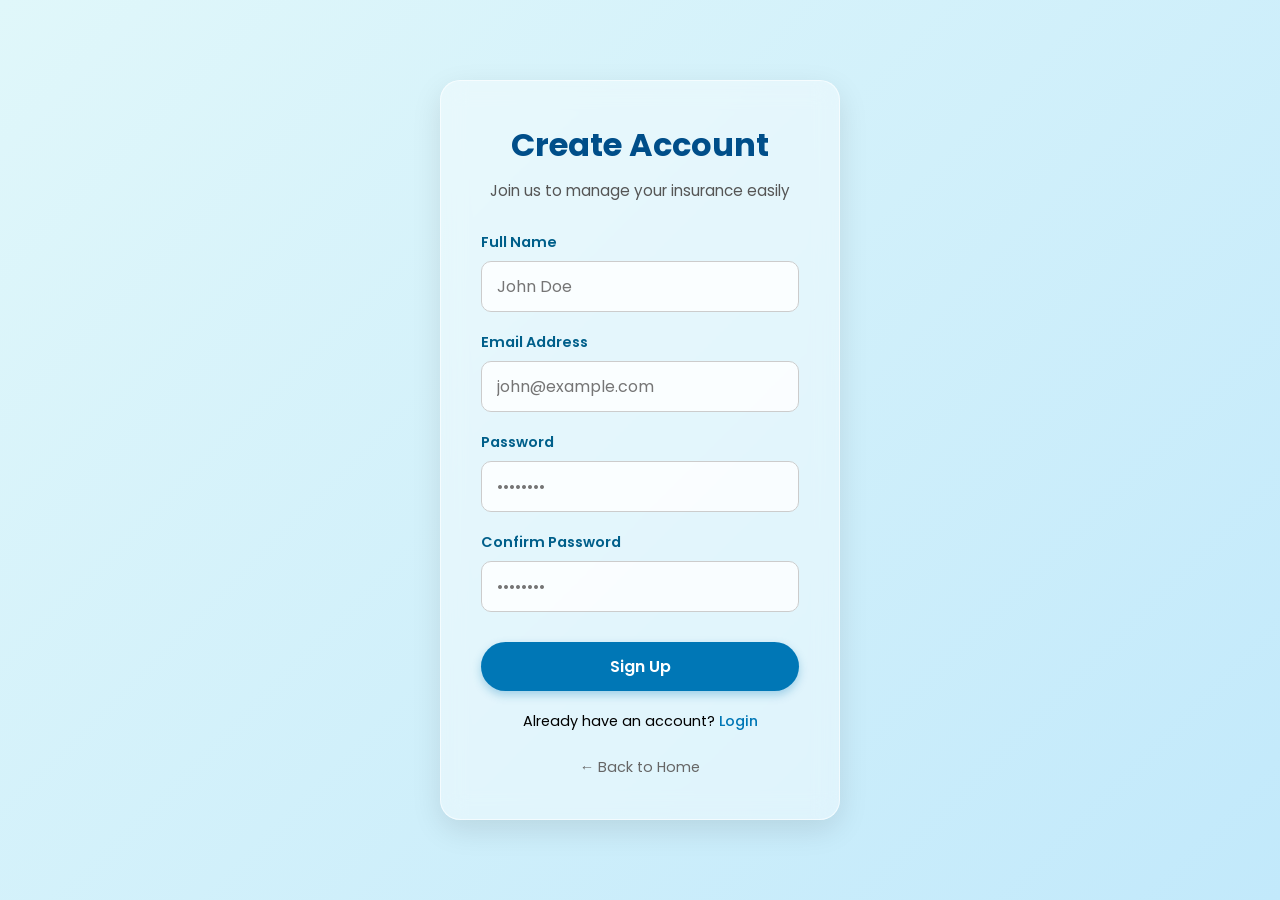
<file: insuracare-insurance/register.html>
<!DOCTYPE html>
<html lang="en">

<head>
    <meta charset="UTF-8">
    <meta name="viewport" content="width=device-width, initial-scale=1.0">
    <title>Create Account - InsuraCare</title>
    <link rel="stylesheet" href="auth.css">
</head>

<body>

    <div class="auth-container">
        <h2>Create Account</h2>
        <p class="subtitle">Join us to manage your insurance easily</p>

        <form action="dashboard.html"> <!-- Placeholder action -->
            <div class="input-group">
                <label for="name">Full Name</label>
                <input type="text" id="name" name="name" placeholder="John Doe" required>
            </div>

            <div class="input-group">
                <label for="email">Email Address</label>
                <input type="email" id="email" name="email" placeholder="john@example.com" required>
            </div>

            <div class="input-group">
                <label for="password">Password</label>
                <input type="password" id="password" name="password" placeholder="••••••••" required>
            </div>

            <div class="input-group">
                <label for="confirm-password">Confirm Password</label>
                <input type="password" id="confirm-password" name="confirm-password" placeholder="••••••••" required>
            </div>

            <button type="submit" class="auth-btn">Sign Up</button>
        </form>

        <div class="links">
            <span>Already have an account? </span>
            <a href="login.html">Login</a>
        </div>

        <a href="index.html" class="back-link">← Back to Home</a>
    </div>

</body>

</html>
</file>
<file: insuracare-insurance/index.css>
/* Google Fonts */
@import url('https://fonts.googleapis.com/css2?family=Poppins:wght@300;400;600;700&family=Outfit:wght@700&display=swap');

:root {
    --primary: #004e89;
    --accent: #0077b6;
    --highlight: #00b4d8;
    --glass-bg: rgba(255, 255, 255, 0.7);
    --glass-border: rgba(255, 255, 255, 0.6);
    --shadow: 0 10px 30px rgba(0, 78, 137, 0.1);
}

* {
    margin: 0;
    padding: 0;
    box-sizing: border-box;
    font-family: 'Poppins', sans-serif;
    scroll-behavior: smooth;
}

body {
    background: linear-gradient(135deg, #f0faff, #e1bee7, #b2ebf2);
    background-size: 200% 200%;
    animation: gradientMove 15s ease infinite;
    min-height: 100vh;
    display: flex;
    flex-direction: column;
    color: #333;
    overflow-x: hidden;
    position: relative;
}

/* Background Decorations (Blobs) */
.blob {
    position: absolute;
    filter: blur(80px);
    z-index: -1;
    opacity: 0.6;
    animation: float 10s infinite alternate;
}

.blob-1 {
    top: -10%;
    left: -10%;
    width: 500px;
    height: 500px;
    background: #b3e5fc;
    animation-delay: 0s;
}

.blob-2 {
    bottom: 10%;
    right: -10%;
    width: 400px;
    height: 400px;
    background: #e1bee7;
    animation-delay: 2s;
}

.blob-3 {
    top: 40%;
    left: 30%;
    width: 300px;
    height: 300px;
    background: #b9f6ca;
    animation-delay: 4s;
    opacity: 0.4;
}


/* Header */
header {
    width: 100%;
    position: fixed;
    top: 0;
    left: 0;
    background: rgba(255, 255, 255, 0.75);
    backdrop-filter: blur(15px);
    padding: 15px 50px;
    display: flex;
    justify-content: space-between;
    align-items: center;
    box-shadow: 0 4px 20px rgba(0, 0, 0, 0.03);
    z-index: 1000;
    transition: 0.3s;
}

.logo {
    font-family: 'Outfit', sans-serif;
    font-size: 1.8rem;
    font-weight: 700;
    background: linear-gradient(90deg, var(--primary), var(--highlight));
    -webkit-background-clip: text;
    -webkit-text-fill-color: transparent;
    letter-spacing: 0.5px;
}

nav ul {
    list-style: none;
    display: flex;
    gap: 30px;
}

nav ul li a {
    text-decoration: none;
    font-size: 1rem;
    font-weight: 500;
    color: #444;
    transition: all 0.3s;
    position: relative;
}

nav ul li a::after {
    content: '';
    position: absolute;
    bottom: -5px;
    left: 0;
    width: 0;
    height: 2px;
    background: var(--accent);
    transition: 0.3s;
}

nav ul li a:hover::after {
    width: 100%;
}

nav ul li a:hover {
    color: var(--accent);
}

.auth-btn {
    padding: 10px 25px;
    background: linear-gradient(135deg, var(--accent), var(--highlight));
    color: white !important;
    border-radius: 50px;
    box-shadow: 0 5px 15px rgba(0, 119, 182, 0.25);
}

.auth-btn::after {
    display: none;
}

.auth-btn:hover {
    transform: translateY(-2px);
    box-shadow: 0 8px 20px rgba(0, 119, 182, 0.4);
}

/* Hero Section */
.hero {
    margin-top: 80px;
    padding: 100px 20px;
    text-align: center;
    position: relative;
}

.hero-content {
    max-width: 900px;
    margin: 0 auto;
    background: rgba(255, 255, 255, 0.4);
    padding: 60px 40px;
    border-radius: 40px;
    backdrop-filter: blur(10px);
    box-shadow: 0 20px 60px rgba(0, 0, 0, 0.05);
    border: 1px solid rgba(255, 255, 255, 0.8);
    animation: zoomUp 1s ease-out;
}

.hero h1 {
    font-family: 'Outfit', sans-serif;
    font-size: 3.5rem;
    line-height: 1.1;
    color: var(--primary);
    margin-bottom: 25px;
}

.hero p {
    font-size: 1.25rem;
    color: #666;
    margin-bottom: 40px;
    line-height: 1.7;
    max-width: 700px;
    margin-left: auto;
    margin-right: auto;
}

.cta-btn {
    padding: 18px 45px;
    font-size: 1.2rem;
    font-weight: 700;
    color: white;
    background: linear-gradient(135deg, #11998e, #38ef7d);
    /* Modern Green Gradient */
    border-radius: 50px;
    text-decoration: none;
    box-shadow: 0 10px 30px rgba(56, 239, 125, 0.3);
    transition: all 0.3s;
    display: inline-flex;
    align-items: center;
    gap: 10px;
}

.cta-btn:hover {
    transform: translateY(-5px) scale(1.02);
    box-shadow: 0 15px 40px rgba(56, 239, 125, 0.4);
}

/* Stats Strip */
.stats-strip {
    display: flex;
    justify-content: center;
    gap: 50px;
    margin: -30px auto 60px;
    max-width: 1000px;
    position: relative;
    z-index: 5;
    flex-wrap: wrap;
}

.stat-item {
    background: white;
    padding: 20px 40px;
    border-radius: 20px;
    text-align: center;
    box-shadow: 0 10px 30px rgba(0, 0, 0, 0.05);
    min-width: 200px;
    border: 1px solid rgba(255, 255, 255, 0.8);
    transition: 0.3s;
}

.stat-item:hover {
    transform: translateY(-5px);
}

.stat-number {
    display: block;
    font-size: 2rem;
    font-weight: 700;
    color: var(--accent);
}

.stat-label {
    font-size: 0.9rem;
    color: #777;
    font-weight: 500;
    text-transform: uppercase;
    letter-spacing: 1px;
}

/* Features Section */
.features-section {
    padding: 40px 5%;
    margin-bottom: 50px;
}

.section-title {
    text-align: center;
    font-family: 'Outfit', sans-serif;
    font-size: 2.5rem;
    color: var(--primary);
    margin-bottom: 50px;
}

.features-grid {
    display: grid;
    grid-template-columns: repeat(auto-fit, minmax(280px, 1fr));
    gap: 40px;
}

.feature-card {
    background: var(--glass-bg);
    padding: 40px 30px;
    border-radius: 30px;
    box-shadow: var(--shadow);
    backdrop-filter: blur(12px);
    border: 1px solid var(--glass-border);
    transition: all 0.4s ease;
    text-align: center;
    position: relative;
    overflow: hidden;
}

.feature-card::before {
    content: '';
    position: absolute;
    top: 0;
    left: 0;
    right: 0;
    height: 5px;
    background: linear-gradient(90deg, var(--highlight), var(--accent));
    transform: scaleX(0);
    transition: 0.4s;
    transform-origin: left;
}

.feature-card:hover::before {
    transform: scaleX(1);
}

.feature-card:hover {
    transform: translateY(-15px);
    box-shadow: 0 20px 50px rgba(0, 78, 137, 0.2);
}

.feature-icon {
    font-size: 3rem;
    margin-bottom: 25px;
    display: inline-block;
    padding: 20px;
    background: #e3f2fd;
    border-radius: 50%;
    color: var(--accent);
    transition: 0.3s;
}

.feature-card:hover .feature-icon {
    background: var(--accent);
    color: white;
    transform: rotate(10deg);
}

.feature-card h3 {
    font-size: 1.5rem;
    margin-bottom: 15px;
    color: var(--primary);
}

.feature-card p {
    font-size: 1rem;
    color: #666;
    margin-bottom: 25px;
    line-height: 1.6;
}

.card-link {
    color: var(--accent);
    font-weight: 600;
    text-decoration: none;
    font-size: 0.95rem;
    transition: 0.2s;
    display: inline-flex;
    align-items: center;
    gap: 5px;
}

.card-link:hover {
    gap: 10px;
    color: var(--highlight);
}

/* Footer */
footer {
    text-align: center;
    padding: 40px;
    background: linear-gradient(135deg, #003366, #004e89);
    color: white;
    margin-top: auto;
}

footer a {
    color: #81d4fa;
    transition: 0.3s;
}

footer a:hover {
    color: white;
}

/* Animations */
@keyframes float {
    0% {
        transform: translateY(0px) rotate(0deg);
    }

    100% {
        transform: translateY(20px) rotate(5deg);
    }
}

@keyframes gradientMove {
    0% {
        background-position: 0% 50%;
    }

    50% {
        background-position: 100% 50%;
    }

    100% {
        background-position: 0% 50%;
    }
}

@keyframes zoomUp {
    from {
        opacity: 0;
        transform: scale(0.9) translateY(30px);
    }

    to {
        opacity: 1;
        transform: scale(1) translateY(0);
    }
}

/* Mobile */
@media (max-width: 768px) {
    .hero h1 {
        font-size: 2.5rem;
    }

    .stats-strip {
        flex-direction: column;
        gap: 20px;
        width: 90%;
    }
}
</file>
<file: insuracare-insurance/about.css>
/* Google Fonts */
@import url('https://fonts.googleapis.com/css2?family=Poppins:wght@300;400;600;700&display=swap');

* {
    margin: 0;
    padding: 0;
    box-sizing: border-box;
    font-family: 'Poppins', sans-serif;
    scroll-behavior: smooth;
}

/* Light Blue Gradient Background */
body {
    background: linear-gradient(135deg, #e0f2f1, #b9e9fc);
    min-height: 100vh;
    display: flex;
    flex-direction: column;
    color: #333;
    overflow-x: hidden;
}

/* Navigation Bar */
header {
    width: 100%;
    position: fixed;
    top: 0;
    left: 0;
    background: rgba(255, 255, 255, 0.85);
    backdrop-filter: blur(15px);
    padding: 15px 50px;
    display: flex;
    justify-content: space-between;
    align-items: center;
    box-shadow: 0 4px 15px rgba(0, 0, 0, 0.05);
    transition: 0.3s;
    z-index: 1000;
}

.logo {
    font-size: 1.8rem;
    font-weight: 700;
    color: #004e89;
    letter-spacing: -0.5px;
    transition: 0.3s;
}

.logo:hover {
    transform: scale(1.05);
    color: #0077b6;
}

nav ul {
    list-style: none;
    display: flex;
    gap: 30px;
}

nav ul li a {
    text-decoration: none;
    font-size: 1rem;
    font-weight: 500;
    color: #333;
    transition: 0.3s;
    position: relative;
    padding-bottom: 5px;
}

nav ul li a::after {
    content: "";
    position: absolute;
    width: 100%;
    height: 2px;
    bottom: 0;
    left: 0;
    background: #0077b6;
    transform: scaleX(0);
    transform-origin: right;
    transition: transform 0.3s ease-in-out;
}

nav ul li a:hover {
    color: #0077b6;
}

nav ul li a:hover::after {
    transform: scaleX(1);
    transform-origin: left;
}

/* Main Content Wrapper */
.main-wrapper {
    flex: 1;
    display: flex;
    flex-direction: column;
    align-items: center;
    padding-top: 100px;
    /* Header offset */
}

/* Hero Section (Splited Layout) */
.hero-section {
    width: 90%;
    max-width: 1200px;
    display: grid;
    grid-template-columns: 1fr 1fr;
    gap: 50px;
    align-items: center;
    padding: 50px 0;
    margin-bottom: 50px;
}

.hero-text {
    animation: slideInLeft 1s ease-out;
}

.hero-text h1 {
    font-size: 3rem;
    font-weight: 700;
    color: #004e89;
    margin-bottom: 20px;
    line-height: 1.2;
}

.hero-text p {
    font-size: 1.1rem;
    line-height: 1.8;
    color: #555;
    margin-bottom: 30px;
}

.hero-text strong {
    color: #0077b6;
}

.hero-image {
    position: relative;
    animation: slideInRight 1s ease-out;
}

.hero-image img {
    width: 100%;
    max-width: 600px;
    border-radius: 20px;
    box-shadow: 0 20px 50px rgba(0, 78, 137, 0.15);
    transition: transform 0.3s ease;
}

.hero-image img:hover {
    transform: translateY(-10px);
}

/* Why Choose Us - Features Grid */
.features-section {
    width: 100%;
    background: rgba(255, 255, 255, 0.5);
    padding: 60px 20px;
    text-align: center;
    backdrop-filter: blur(10px);
}

.features-section h2 {
    font-size: 2.2rem;
    color: #004e89;
    margin-bottom: 40px;
}

.features-grid {
    display: grid;
    grid-template-columns: repeat(auto-fit, minmax(280px, 1fr));
    gap: 30px;
    max-width: 1200px;
    margin: 0 auto;
}

.feature-card {
    background: white;
    padding: 30px;
    border-radius: 15px;
    box-shadow: 0 10px 30px rgba(0, 0, 0, 0.05);
    transition: 0.3s ease;
    border: 1px solid rgba(0, 0, 0, 0.05);
}

.feature-card:hover {
    transform: translateY(-10px);
    box-shadow: 0 15px 40px rgba(0, 78, 137, 0.1);
}

.feature-card h3 {
    font-size: 1.4rem;
    color: #0077b6;
    margin-bottom: 15px;
}

.feature-card p {
    font-size: 0.95rem;
    color: #666;
    line-height: 1.6;
}

/* Buttons */
.cta-btn {
    display: inline-block;
    padding: 15px 35px;
    font-size: 1.1rem;
    font-weight: 600;
    color: white;
    background: linear-gradient(90deg, #0077b6, #00b4d8);
    border: none;
    border-radius: 50px;
    cursor: pointer;
    transition: 0.3s ease-in-out;
    box-shadow: 0 4px 15px rgba(0, 119, 182, 0.3);
    text-decoration: none;
}

.cta-btn:hover {
    transform: scale(1.05);
    background: linear-gradient(90deg, #005f8a, #0096c7);
    box-shadow: 0 6px 20px rgba(0, 119, 182, 0.4);
}

/* Footer */
footer {
    width: 100%;
    text-align: center;
    padding: 25px;
    background: #004e89;
    color: white;
    margin-top: auto;
}

footer p {
    font-size: 0.9rem;
    opacity: 0.9;
}

footer a {
    color: #b9e9fc;
    text-decoration: none;
}

footer a:hover {
    text-decoration: underline;
}

/* Animations */
@keyframes slideInLeft {
    from {
        opacity: 0;
        transform: translateX(-50px);
    }

    to {
        opacity: 1;
        transform: translateX(0);
    }
}

@keyframes slideInRight {
    from {
        opacity: 0;
        transform: translateX(50px);
    }

    to {
        opacity: 1;
        transform: translateX(0);
    }
}

/* Responsive */
@media (max-width: 900px) {
    .hero-section {
        grid-template-columns: 1fr;
        text-align: center;
    }

    .hero-image img {
        margin-top: 30px;
        width: 80%;
    }

    .hero-text h1 {
        font-size: 2.5rem;
    }
}
</file>
<file: insuracare-insurance/calculator.css>
.calculator-container {
    width: 350px;
    margin: auto;
    padding: 20px;
    border: 2px solid #007bff;
    border-radius: 10px;
    background: white;
    text-align: center;
    box-shadow: 0 4px 8px rgba(0, 0, 0, 0.1);
}

input {
    width: 100%;
    padding: 8px;
    margin: 10px 0;
    border: 1px solid #ccc;
    border-radius: 5px;
}

button {
    background: #007bff;
    color: white;
    border: none;
    padding: 10px;
    cursor: pointer;
    border-radius: 5px;
}

button:hover {
    background: #0056b3;
}

.back-container {
    text-align: center;
    padding: 10px 0;
}

.back-button {
    background: #007bff;
    color: white;
    border: none;
    padding: 10px 20px;
    font-size: 16px;
    cursor: pointer;
    border-radius: 5px;
    width: 100%;
}

.back-button:hover {
    background: #0056b3;
}
</file>
<file: insuracare-insurance/claim.css>
/* Google Fonts */
@import url('https://fonts.googleapis.com/css2?family=Poppins:wght@300;400;600&display=swap');

* {
    margin: 0;
    padding: 0;
    box-sizing: border-box;
    font-family: 'Poppins', sans-serif;
}

body {
    background: linear-gradient(135deg, #fdfbfb, #ebedee);
    /* Clean grey-white gradient */
    min-height: 100vh;
    display: flex;
    flex-direction: column;
}

/* Header (Consistent) */
header {
    width: 100%;
    position: fixed;
    top: 0;
    left: 0;
    background: rgba(255, 255, 255, 0.9);
    backdrop-filter: blur(10px);
    padding: 15px 50px;
    display: flex;
    justify-content: space-between;
    align-items: center;
    box-shadow: 0 4px 15px rgba(0, 0, 0, 0.05);
    z-index: 1000;
}

.logo {
    font-size: 1.8rem;
    font-weight: 700;
    color: #004e89;
}

nav ul {
    list-style: none;
    display: flex;
    gap: 20px;
}

nav ul li a {
    text-decoration: none;
    color: #333;
    font-weight: 500;
    transition: 0.3s;
}

nav ul li a:hover {
    color: #0077b6;
}

/* Main Section */
.claim-container {
    flex: 1;
    display: flex;
    justify-content: center;
    align-items: center;
    padding-top: 100px;
    padding-bottom: 50px;
}

.card {
    background: white;
    padding: 40px;
    border-radius: 20px;
    box-shadow: 0 20px 60px rgba(0, 0, 0, 0.1);
    width: 100%;
    max-width: 500px;
    text-align: center;
    animation: zoomIn 0.8s ease;
}

h2 {
    color: #004e89;
    margin-bottom: 30px;
    font-size: 1.8rem;
}

.form-group {
    margin-bottom: 20px;
    text-align: left;
}

label {
    display: block;
    margin-bottom: 8px;
    font-weight: 600;
    color: #555;
    font-size: 0.9rem;
}

input,
select {
    width: 100%;
    padding: 12px;
    border: 1px solid #ddd;
    border-radius: 10px;
    font-size: 1rem;
    transition: 0.3s;
    background: #f9f9f9;
}

input:focus,
select:focus {
    border-color: #0077b6;
    background: white;
    outline: none;
    box-shadow: 0 0 0 3px rgba(0, 119, 182, 0.1);
}

button[type="submit"] {
    width: 100%;
    padding: 14px;
    background: linear-gradient(90deg, #0077b6, #0096c7);
    color: white;
    border: none;
    border-radius: 50px;
    font-size: 1.1rem;
    font-weight: 600;
    cursor: pointer;
    transition: 0.3s;
    margin-top: 10px;
    box-shadow: 0 5px 15px rgba(0, 119, 182, 0.3);
}

button[type="submit"]:hover {
    transform: translateY(-2px);
    box-shadow: 0 8px 20px rgba(0, 119, 182, 0.4);
}

/* Modal */
.modal {
    display: none;
    position: fixed;
    z-index: 2000;
    left: 0;
    top: 0;
    width: 100%;
    height: 100%;
    background: rgba(0, 0, 0, 0.5);
    backdrop-filter: blur(4px);
    align-items: center;
    justify-content: center;
}

.modal-content {
    background: white;
    padding: 30px;
    border-radius: 15px;
    text-align: center;
    width: 90%;
    max-width: 400px;
    animation: slideUp 0.4s ease;
}

.modal h2 {
    margin-bottom: 10px;
    color: #28a745;
}

.ok-btn {
    background: #28a745;
    color: white;
    padding: 10px 25px;
    border: none;
    border-radius: 8px;
    font-weight: 600;
    cursor: pointer;
    margin-top: 20px;
}

.ok-btn:hover {
    background: #218838;
}

/* Animation */
@keyframes zoomIn {
    from {
        opacity: 0;
        transform: scale(0.9);
    }

    to {
        opacity: 1;
        transform: scale(1);
    }
}

@keyframes slideUp {
    from {
        opacity: 0;
        transform: translateY(50px);
    }

    to {
        opacity: 1;
        transform: translateY(0);
    }
}

footer {
    text-align: center;
    padding: 20px;
    background: #f1f1f1;
    color: #666;
    font-size: 0.85rem;
}
</file>
<file: insuracare-insurance/contact.css>
/* Google Fonts */
@import url('https://fonts.googleapis.com/css2?family=Poppins:wght@300;400;600&display=swap');

* {
    margin: 0;
    padding: 0;
    box-sizing: border-box;
    font-family: 'Poppins', sans-serif;
    scroll-behavior: smooth;
}

/* Background Styling */
body {
    background: linear-gradient(135deg, #cce7ff, #e6f7ff);
    min-height: 100vh;
    display: flex;
    flex-direction: column;
    color: #333;
}

/* Navigation Bar */
header {
    width: 100%;
    position: fixed;
    top: 0;
    left: 0;
    background: rgba(255, 255, 255, 0.6);
    backdrop-filter: blur(10px);
    padding: 15px 50px;
    display: flex;
    justify-content: space-between;
    align-items: center;
    box-shadow: 0 4px 10px rgba(0, 0, 0, 0.1);
    transition: 0.3s;
    z-index: 1000;
}

.header-logo {
    font-size: 1.8rem;
    font-weight: 600;
    color: black;
    transition: 0.3s;
}

.header-logo:hover {
    transform: scale(1.1);
    color: #0077b6;
}

nav ul {
    list-style: none;
    display: flex;
}

nav ul li {
    margin: 0 15px;
}

nav ul li a {
    text-decoration: none;
    font-size: 1.1rem;
    font-weight: 500;
    color: black;
    transition: 0.3s;
    position: relative;
}

nav ul li a::after {
    content: "";
    position: absolute;
    width: 100%;
    height: 2px;
    bottom: -3px;
    left: 0;
    background: #0077b6;
    transform: scaleX(0);
    transition: transform 0.3s ease-in-out;
}

nav ul li a:hover::after {
    transform: scaleX(1);
}

/* Main Content */
.main-content {
    flex: 1;
    display: flex;
    align-items: center;
    justify-content: center;
    padding: 120px 20px 50px;
}

/* Glassmorphism Contact Form Container */
.container {
    background: rgba(255, 255, 255, 0.4);
    padding: 40px;
    border-radius: 20px;
    width: 100%;
    max-width: 500px;
    text-align: center;
    box-shadow: 0 10px 25px rgba(0, 0, 0, 0.1);
    backdrop-filter: blur(12px);
    border: 1px solid rgba(255, 255, 255, 0.5);
    transition: 0.3s ease-in-out;
    animation: fadeInUp 1.2s ease-out;
}

.container:hover {
    box-shadow: 0 15px 40px rgba(0, 0, 0, 0.15);
    border: 1px solid rgba(255, 255, 255, 0.8);
}

h1 {
    font-size: 2.2rem;
    color: #005f8a;
    margin-bottom: 10px;
    letter-spacing: 1px;
}

.subtitle {
    font-size: 1rem;
    color: #555;
    margin-bottom: 30px;
}

/* Form Styles */
.input-group {
    margin-bottom: 20px;
    text-align: left;
    position: relative;
}

.input-group label {
    display: block;
    font-weight: 600;
    color: #005f8a;
    margin-bottom: 8px;
    font-size: 0.95rem;
}

.input-group input,
.input-group textarea {
    width: 100%;
    padding: 12px 15px;
    border-radius: 10px;
    border: 1px solid #ccc;
    font-size: 1rem;
    outline: none;
    transition: 0.3s;
    background: rgba(255, 255, 255, 0.8);
}

.input-group input:focus,
.input-group textarea:focus {
    border-color: #0077b6;
    box-shadow: 0 0 0 3px rgba(0, 119, 182, 0.2);
    background: #fff;
}

.input-group textarea {
    resize: vertical;
    min-height: 100px;
}

/* Buttons Section */
.buttons {
    display: flex;
    justify-content: space-between;
    gap: 15px;
    margin-top: 25px;
}

button {
    flex: 1;
    padding: 12px 20px;
    font-size: 1rem;
    font-weight: 600;
    border-radius: 50px;
    cursor: pointer;
    transition: 0.3s;
    border: none;
    outline: none;
    display: flex;
    align-items: center;
    justify-content: center;
    gap: 8px;
}

.send-btn {
    background: #0077b6;
    color: white;
    box-shadow: 0 4px 15px rgba(0, 119, 182, 0.3);
}

.send-btn:hover {
    background: #005b96;
    box-shadow: 0 6px 20px rgba(0, 95, 138, 0.5);
    transform: translateY(-2px);
}

.back-btn {
    background: white;
    color: #0077b6;
    border: 2px solid #0077b6;
}

.back-btn:hover {
    background: #0077b6;
    color: white;
    transform: translateY(-2px);
}

/* Footer */
footer {
    width: 100%;
    text-align: center;
    padding: 20px;
    background: rgba(255, 255, 255, 0.7);
    backdrop-filter: blur(8px);
    box-shadow: 0 -4px 10px rgba(0, 0, 0, 0.05);
}

footer p {
    margin-bottom: 0;
    font-size: 0.9rem;
    color: #555;
}

footer a {
    color: black;
    text-decoration: none;
    font-weight: 500;
}

footer a:hover {
    color: #0077b6;
}

/* Animation */
@keyframes fadeInUp {
    from {
        opacity: 0;
        transform: translateY(30px);
    }

    to {
        opacity: 1;
        transform: translateY(0);
    }
}

/* Responsive */
@media (max-width: 600px) {
    header {
        padding: 15px 20px;
    }

    .header-logo {
        font-size: 1.5rem;
    }

    nav ul li {
        margin: 0 8px;
    }

    .container {
        padding: 30px 20px;
    }

    .buttons {
        flex-direction: column;
    }
}
</file>
<file: insuracare-insurance/faq.css>
body {
    font-family: Arial, sans-serif;
    background: #f0f8ff;
    text-align: center;
    padding: 20px;
}

.container {
    background: white;
    max-width: 500px;
    margin: auto;
    padding: 20px;
    border-radius: 10px;
    box-shadow: 0 0 10px rgba(0, 0, 0, 0.1);
}

h2 {
    color: #007bff;
}

.faq {
    margin-bottom: 10px;
}

.faq-question {
    width: 100%;
    padding: 10px;
    text-align: left;
    font-size: 16px;
    font-weight: bold;
    border: none;
    background: #007bff;
    color: white;
    cursor: pointer;
    border-radius: 5px;
}

.faq-answer {
    display: none;
    padding: 10px;
    background: #e3f2fd;
    border-left: 4px solid #007bff;
    margin-top: 5px;
    border-radius: 5px;
}

.faq-question:focus + .faq-answer {
    display: block;
}

.back-btn {
    background: #dc3545;
    color: white;
    padding: 10px;
    border: none;
    width: 100%;
    border-radius: 5px;
    cursor: pointer;
    margin-top: 20px;
}

.back-btn:hover {
    background: #c82333;
}
</file>
<file: insuracare-insurance/features.css>
/* Google Fonts */
@import url('https://fonts.googleapis.com/css2?family=Poppins:wght@300;400;600&display=swap');

* {
    margin: 0;
    padding: 0;
    box-sizing: border-box;
    font-family: 'Poppins', sans-serif;
    scroll-behavior: smooth;
}

body {
    background: linear-gradient(135deg, #e0f2f1, #b9e9fc);
    min-height: 100vh;
    display: flex;
    flex-direction: column;
    color: #333;
}

/* Navigation Bar */
header {
    width: 100%;
    position: fixed;
    top: 0;
    left: 0;
    background: rgba(255, 255, 255, 0.85);
    backdrop-filter: blur(15px);
    padding: 15px 50px;
    display: flex;
    justify-content: space-between;
    align-items: center;
    box-shadow: 0 4px 15px rgba(0, 0, 0, 0.05);
    z-index: 1000;
}

.logo {
    font-size: 1.8rem;
    font-weight: 700;
    color: #004e89;
}

.logo:hover {
    color: #0077b6;
    transform: scale(1.05);
    transition: 0.3s;
}

nav ul {
    list-style: none;
    display: flex;
    gap: 20px;
}

nav ul li a {
    text-decoration: none;
    font-size: 1rem;
    font-weight: 500;
    color: #333;
    transition: 0.3s;
}

nav ul li a:hover {
    color: #0077b6;
}

/* Main Content */
.main-wrapper {
    flex: 1;
    padding: 120px 20px 50px;
    max-width: 1200px;
    margin: 0 auto;
    text-align: center;
}

h1 {
    font-size: 2.5rem;
    color: #004e89;
    margin-bottom: 10px;
    animation: fadeInDown 0.8s ease;
}

.subtitle {
    font-size: 1.1rem;
    color: #555;
    margin-bottom: 50px;
    animation: fadeInDown 1s ease;
}

/* Features Grid */
.features-grid {
    display: grid;
    grid-template-columns: repeat(auto-fit, minmax(300px, 1fr));
    gap: 30px;
    animation: fadeInUp 1s ease;
}

.feature-card {
    background: rgba(255, 255, 255, 0.6);
    padding: 30px;
    border-radius: 20px;
    box-shadow: 0 10px 30px rgba(0, 0, 0, 0.05);
    backdrop-filter: blur(10px);
    border: 1px solid rgba(255, 255, 255, 0.5);
    transition: 0.3s ease;
    text-align: left;
    position: relative;
    overflow: hidden;
}

.feature-card:hover {
    transform: translateY(-10px);
    box-shadow: 0 15px 40px rgba(0, 78, 137, 0.15);
    background: rgba(255, 255, 255, 0.9);
}

.feature-icon {
    font-size: 2rem;
    margin-bottom: 20px;
    display: inline-block;
    padding: 15px;
    background: #e3f2fd;
    border-radius: 50%;
    color: #0077b6;
}

.feature-card h3 {
    font-size: 1.4rem;
    color: #004e89;
    margin-bottom: 15px;
}

.feature-card p {
    font-size: 0.95rem;
    color: #555;
    line-height: 1.6;
}

/* Footer */
footer {
    text-align: center;
    padding: 20px;
    background: #004e89;
    color: white;
}

footer a {
    color: #b9e9fc;
    text-decoration: none;
}

/* Animations */
@keyframes fadeInDown {
    from {
        opacity: 0;
        transform: translateY(-20px);
    }

    to {
        opacity: 1;
        transform: translateY(0);
    }
}

@keyframes fadeInUp {
    from {
        opacity: 0;
        transform: translateY(20px);
    }

    to {
        opacity: 1;
        transform: translateY(0);
    }
}
</file>
<file: insuracare-insurance/auth.css>
/* Google Fonts */
@import url('https://fonts.googleapis.com/css2?family=Poppins:wght@300;400;600&display=swap');

* {
    margin: 0;
    padding: 0;
    box-sizing: border-box;
    font-family: 'Poppins', sans-serif;
}

/* Background & Layout */
body {
    background: linear-gradient(135deg, #e0f7fa, #c2e9fb);
    min-height: 100vh;
    display: flex;
    align-items: center;
    justify-content: center;
    flex-direction: column;
}

/* Glassmorphism Card */
.auth-container {
    background: rgba(255, 255, 255, 0.4);
    backdrop-filter: blur(12px);
    border: 1px solid rgba(255, 255, 255, 0.6);
    padding: 40px;
    border-radius: 20px;
    box-shadow: 0 10px 30px rgba(0, 0, 0, 0.1);
    width: 100%;
    max-width: 400px;
    text-align: center;
    animation: fadeIn 0.8s ease-out;
}

.auth-container:hover {
    box-shadow: 0 15px 35px rgba(0, 0, 0, 0.15);
}

/* Typography */
h2 {
    color: #004e89;
    font-size: 2rem;
    margin-bottom: 10px;
}

p.subtitle {
    color: #555;
    font-size: 0.95rem;
    margin-bottom: 30px;
}

/* Form Elements */
.input-group {
    margin-bottom: 20px;
    text-align: left;
}

.input-group label {
    display: block;
    font-size: 0.9rem;
    color: #005f8a;
    margin-bottom: 8px;
    font-weight: 600;
}

.input-group input {
    width: 100%;
    padding: 12px 15px;
    border-radius: 10px;
    border: 1px solid #ccc;
    /* Default border */
    font-size: 1rem;
    outline: none;
    background: rgba(255, 255, 255, 0.8);
    transition: 0.3s;
}

.input-group input:focus {
    border-color: #0077b6;
    box-shadow: 0 0 0 3px rgba(0, 119, 182, 0.15);
    background: white;
}

/* Buttons */
.auth-btn {
    width: 100%;
    padding: 12px;
    border: none;
    border-radius: 50px;
    background: #0077b6;
    color: white;
    font-size: 1rem;
    font-weight: 600;
    cursor: pointer;
    transition: 0.3s;
    margin-top: 10px;
    box-shadow: 0 4px 10px rgba(0, 119, 182, 0.3);
}

.auth-btn:hover {
    background: #005b96;
    transform: translateY(-2px);
    box-shadow: 0 6px 15px rgba(0, 119, 182, 0.4);
}

/* Links */
.links {
    margin-top: 20px;
    font-size: 0.9rem;
}

.links a {
    color: #0077b6;
    text-decoration: none;
    font-weight: 500;
    transition: 0.2s;
}

.links a:hover {
    text-decoration: underline;
    color: #004e89;
}

.separator {
    margin: 0 5px;
    color: #aaa;
}

/* Back Link */
.back-link {
    margin-top: 25px;
    display: inline-block;
    font-size: 0.9rem;
    color: #666;
    text-decoration: none;
}

.back-link:hover {
    color: #333;
}

/* Animation */
@keyframes fadeIn {
    from {
        opacity: 0;
        transform: translateY(20px);
    }

    to {
        opacity: 1;
        transform: translateY(0);
    }
}
</file>
